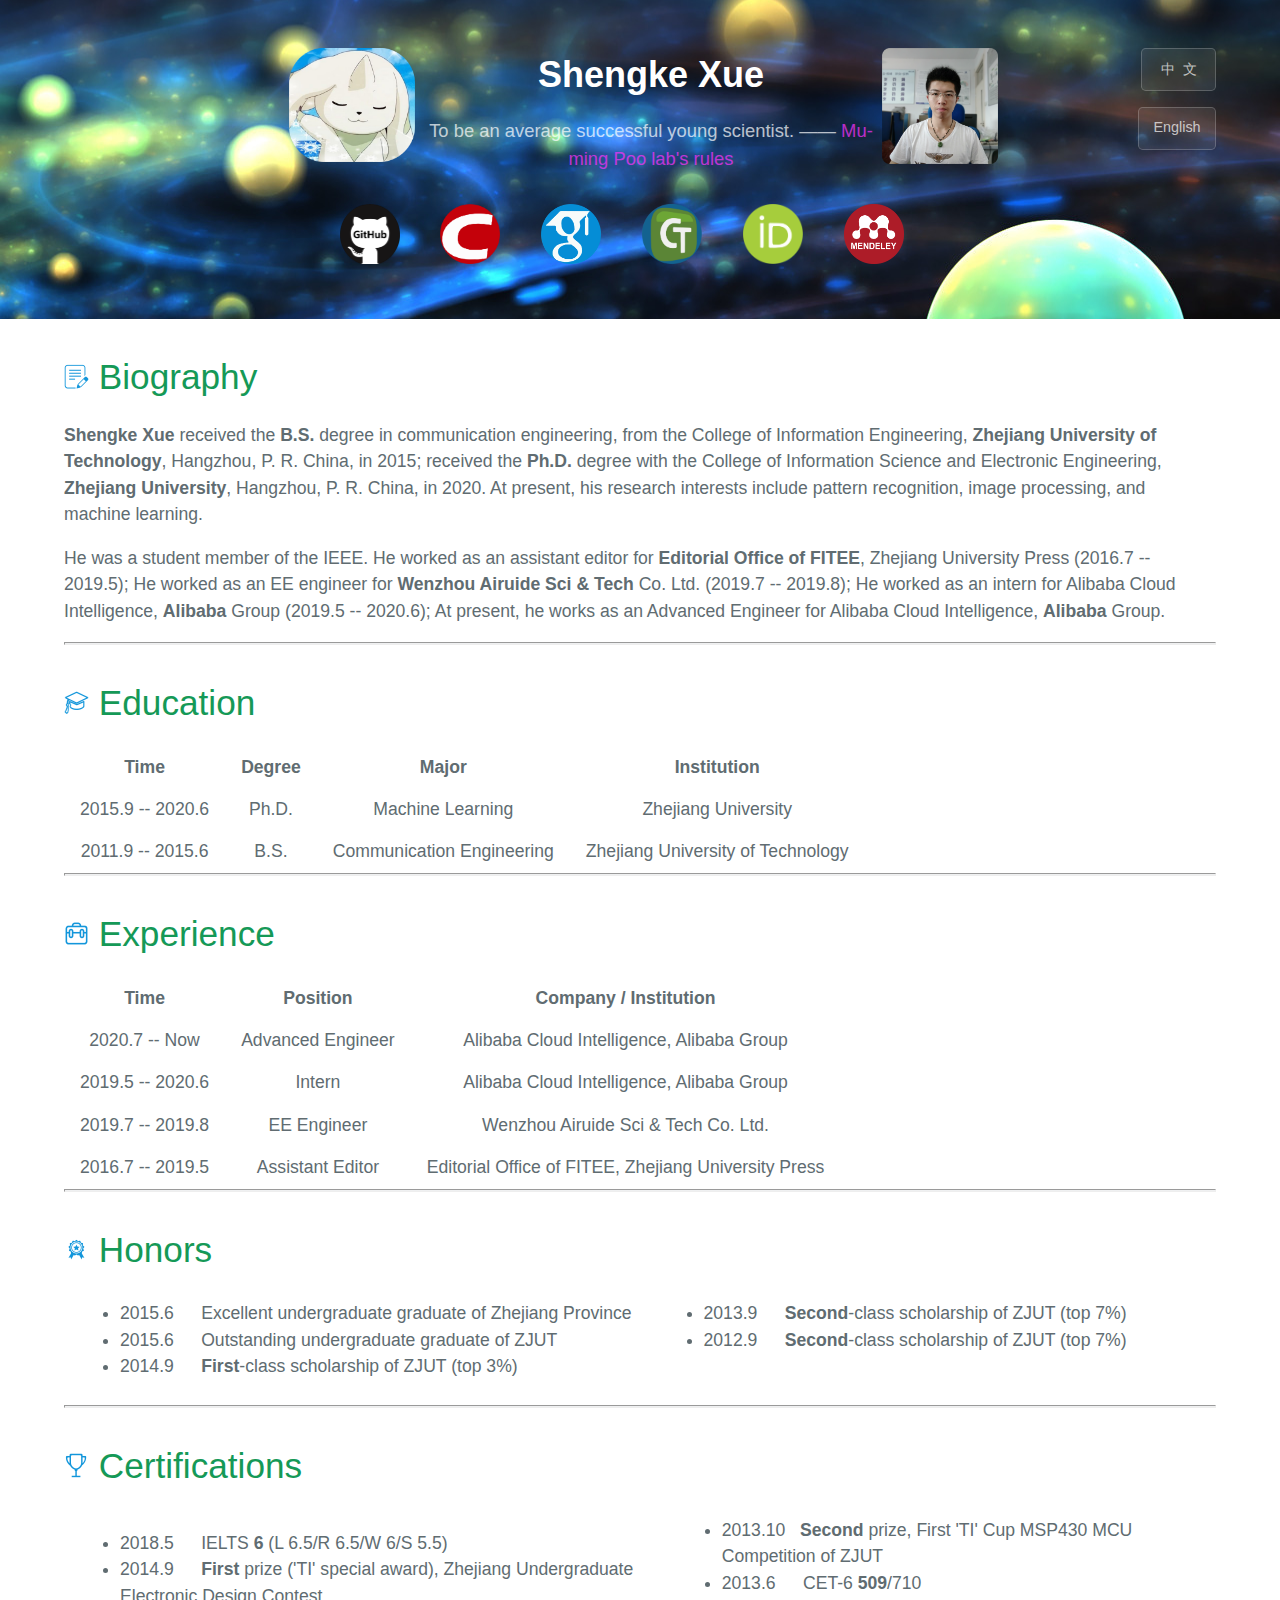
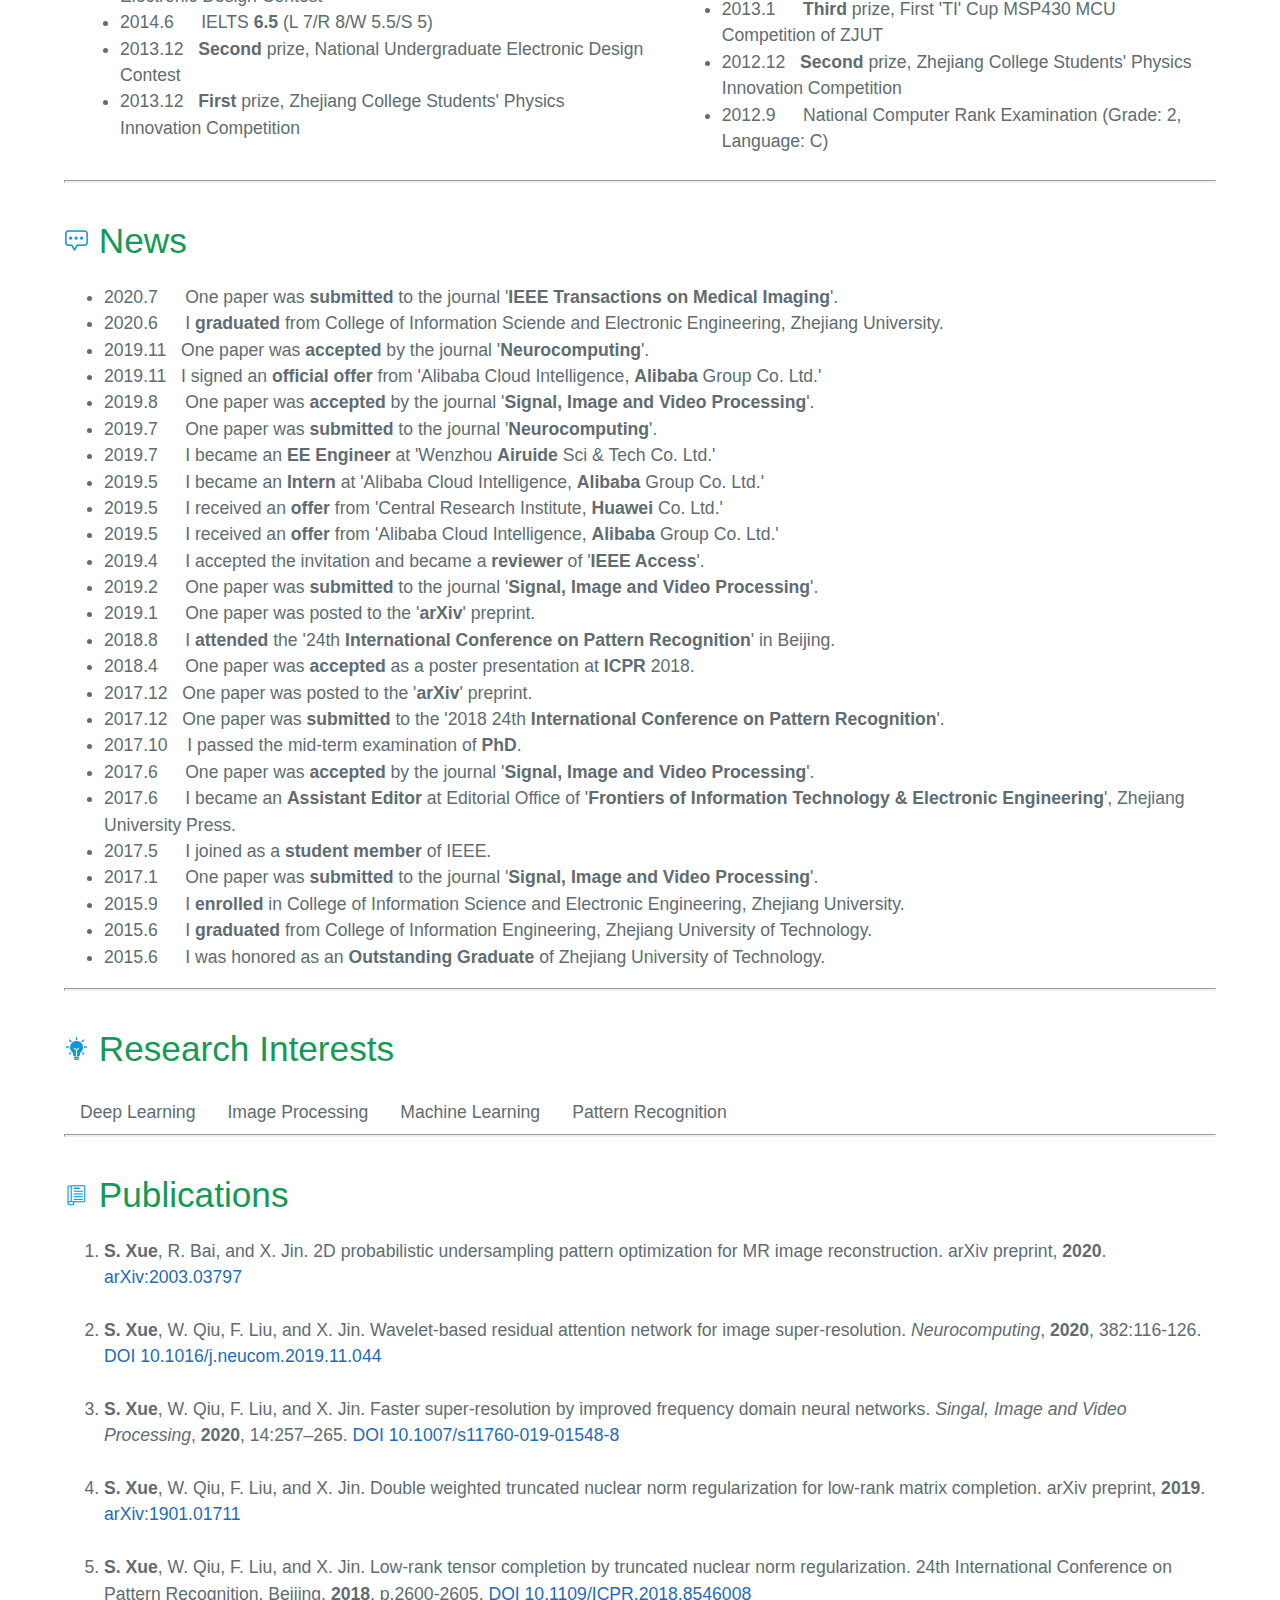
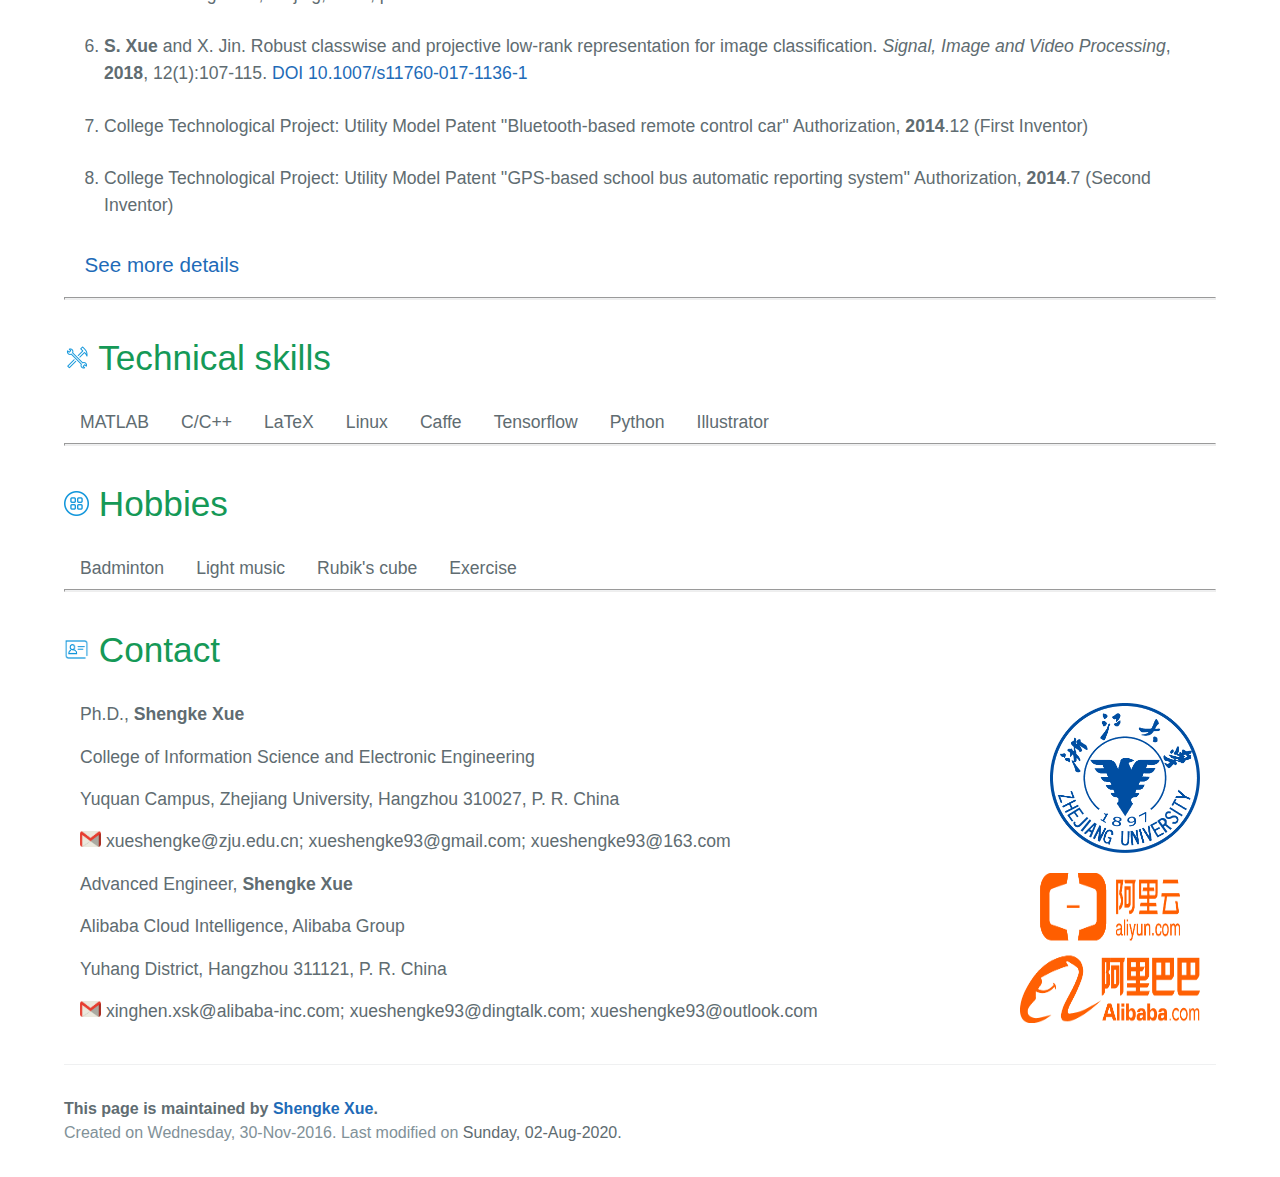
<file: index.html>
<!DOCTYPE html>

<html lang="en-us">
<head>
<meta http-equiv="Content-Type" content="text/html; charset=UTF-8">
    <link rel="shortcut icon" href="./images/favicon.ico" />
    <title>Shengke Xue</title>
    <meta name="viewport" content="width=device-width, initial-scale=1">
    <meta name="theme-color" content="#157878">
    <link rel="stylesheet" href="./index_files/normalize.css">
    <link href="./index_files/css" rel="stylesheet" type="text/css">
    <link rel="stylesheet" href="./index_files/cayman-en.css">
  <style id="__web-inspector-hide-shortcut-style__" type="text/css">
.__web-inspector-hide-shortcut__, .__web-inspector-hide-shortcut__ *, .__web-inspector-hidebefore-shortcut__::before, .__web-inspector-hideafter-shortcut__::after
{
    visibility: hidden !important;
}
</style>
	<script type="text/x-mathjax-config">
		MathJax.Hub.Config({
		tex2jax: {
			skipTags: ['script', 'noscript', 'style', 'textarea', 'pre']
		}
		});
		MathJax.Hub.Queue(function() {
			var all = MathJax.Hub.getAllJax(), i;
			for(i = 0; i < all.length; i += 1) {
				all[i].SourceElement().parentNode.className += ' has-jax';
			}
		});
		MathJax.Hub.Config({
			TeX: { equationNumbers: { autoNumber: "AMS" } }
		});
	</script>      
	<script type="text/javascript" src="http://cdn.mathjax.org/mathjax/latest/MathJax.js?config=TeX-AMS-MML_HTMLorMML"> </script>
</head>

<body>
<section class="page-header">

    <table width="100%" border="0">
    <tr>
        <td>
    		<a style="visibility:hidden" href="./index_CN.html" class="btn" title="turn to the Chinese page">&nbsp;中&nbsp;&nbsp;文&nbsp;</a>
    		<a style="visibility:hidden" href="./index.html" class="btn" title="turn to the English page">English</a>
    		<a style="visibility:hidden" class="btn" title="">Invisible</a>
    	</td>  
    	<td align="right" valign="top">
        	<img src="images/head_rect.png" title="Shengke Xue" alt="" width="200" style="max-width:100%;" data-canonical-src="https://placekitten.com/g/300/200/">
    	</td>
        <td align="center">
            <h1 class="project-name">
                Shengke Xue
            </h1>
            <h2 class="project-tagline">
            To be an average successful young scientist. —— <a href="./labrule.html"><font  color="#FF33FF">Mu-ming Poo lab's rules</font></a>
            </h2>
        </td>
        <td align="left" valign="top">
 	       <a href="https://sites.google.com/view/shengkexue" target="_blank"><img src="images/avator.png" title="Shengke Xue" alt="" width="170" style="max-width:100%;" data-canonical-src="https://placekitten.com/g/300/200/"></a>
        </td>
        <td align="right" valign="top">
            <a style="visibility:hidden" class="btn" title="">Invisible</a>
        	<a href="./index_CN.html" class="btn" title="turn to the Chinese page">&nbsp;中&nbsp;&nbsp;文&nbsp;</a>
        	<a href="./index.html" class="btn" title="turn to the English page">English</a>
        </td>
    </tr>
  </table>

    <a href="https://github.com/xueshengke" target="_blank"><img src="images/github.png" title="GitHub" width="60" height="60"></a>
    &emsp;&emsp;
    <a href="http://blog.csdn.net/xueshengke" target="_blank"><img src="images/csdn.png" title="CSDN" width="60" height="60"></a>
    &emsp;&emsp;
    <a href="https://scholar.google.com/citations?user=n-Z8kN8AAAAJ&hl=zh-CN" target="_blank"><img src="images/scholar.png" title="Google Scholar" width="60" height="60"></a>
    &emsp;&emsp;
    <a href="https://ieee-collabratec.ieee.org/app/p/ShengkeXue" target="_blank"><img src="images/collabratec.png" title="IEEE Collabratec" width="60" height="60"></a>
    &emsp;&emsp;
    <a href="http://orcid.org/0000-0002-9219-488X" target="_blank"><img src="images/orcid.png" title="ORCID" width="60" height="60"></a>    
    &emsp;&emsp;
    <a href="https://www.mendeley.com/profiles/shengke-xue/" target="_blank"><img src="images/mendeley.png" title="Mendeley" width="60" height="60"></a>    
    &emsp;&emsp;
    <!--<img src="images/primalab_logo.png" title="PRIMA Lab" width="60" height="60"></a>-->   
</section>

<section class="main-content">

    <h1>
    <a id="Biography" class="anchor" aria-hidden="true"><span class="octicon octicon-link"></span></a>
    <img href src="images/icons/记录.png" width="25" height="25" align="baseline">
    Biography
    </h1>

<!--    <table width=100% border="0" align="center">
    <tr>
	<td> </td>
    <td width="99%">-->
    <p><strong>Shengke Xue</strong> received the <strong>B.S.</strong> degree in communication engineering, from the College of Information Engineering, <strong>Zhejiang University of Technology</strong>, Hangzhou, P. R. China, in 2015; received the <strong>Ph.D.</strong> degree with the College of Information Science and Electronic Engineering, <strong>Zhejiang University</strong>, Hangzhou, P. R. China, in 2020. At present, his research interests include pattern recognition, image processing, and machine learning.</p>
    <p>He was a student member of the IEEE. He worked as an assistant editor for <strong>Editorial Office of FITEE</strong>, Zhejiang University Press (2016.7 -- 2019.5); He worked as an EE engineer for <strong>Wenzhou Airuide Sci & Tech</strong> Co. Ltd. (2019.7 -- 2019.8); He worked as an intern for Alibaba Cloud Intelligence, <strong>Alibaba</strong> Group (2019.5 -- 2020.6); At present, he works as an Advanced Engineer for Alibaba Cloud Intelligence, <strong>Alibaba</strong> Group.</p>
<!--    </td>
    <td> </td>
    </tr>
    </table>-->
<hr>

    <h1>
    <a id="Education" class="anchor" aria-hidden="true"><span class="octicon octicon-link"></span></a>
    <img href src="images/icons/教育.png" width="25" height="25" align="baseline">
    Education
    </h1>
    
    <table width="100%" border="0" align="left">  
    <tbody align="center">
    	<th>Time</th>
        <th>Degree</th>
        <th>Major</th>
        <th>Institution</th>
        
        <tr>
       		<td>2015.9 -- 2020.6</td>
	        <td>Ph.D.</td>
	        <td>Machine Learning</td>
            <td>Zhejiang University</td>
        </tr>     
        <tr>
        	<td>2011.9 -- 2015.6</td>
        	<td>B.S.</td>
        	<td>Communication Engineering</td>
        	<td>Zhejiang University of Technology</td>
        </tr>
    </tbody>
    </table>
    
<hr>

    <h1>
    <a id="Experience" class="anchor" aria-hidden="true"><span class="octicon octicon-link"></span></a>
    <img href src="images/icons/工作经历.png" width="25" height="25" align="baseline">
    Experience
    </h1>
    
    <table width="100%" border="0" align="left">  
    <tbody align="center">
    	<th>Time</th>
        <th>Position</th>
        <th>Company / Institution</th>
        
        <tr>
       		<td>2020.7 -- Now</td>
	        <td>Advanced Engineer</td>
            <td>Alibaba Cloud Intelligence, Alibaba Group</td>
        </tr>
        <tr>
       		<td>2019.5 -- 2020.6</td>
	        <td>Intern</td>
            <td>Alibaba Cloud Intelligence, Alibaba Group</td>
        </tr>     
        <tr>
        	<td>2019.7 -- 2019.8</td>
        	<td>EE Engineer</td>
        	<td>Wenzhou Airuide Sci & Tech Co. Ltd.</td>
        </tr>
        <tr>
        	<td>2016.7 -- 2019.5</td>
        	<td>Assistant Editor</td>
        	<td>Editorial Office of FITEE, Zhejiang University Press</td>
        </tr>
    </tbody>
    </table>
    
<hr>

<h1>
    <a id="Honors" class="anchor" aria-hidden="true"><span class="octicon octicon-link"></span></a>
    <img href src="images/icons/所获荣誉.png" width="25" height="25" align="baseline">
	Honors
    </h1>
    
	<table width="100%" border="0" align="left">
      <tr>
        <td>
            <ul>
            <li>2015.6 &emsp; Excellent undergraduate graduate of Zhejiang Province</li>    
            <li>2015.6 &emsp; Outstanding undergraduate graduate of ZJUT</li>
            <li>2014.9 &emsp; <strong>First</strong>-class scholarship of ZJUT (top 3%)</li>
            </ul>
        </td>
     <!--   <td>&nbsp;&nbsp;&emsp;&emsp;  </td>-->
        <td>
            <ul>
            <li>2013.9 &emsp; <strong>Second</strong>-class scholarship of ZJUT (top 7%)</li>    
            <li>2012.9 &emsp; <strong>Second</strong>-class scholarship of ZJUT (top 7%)</li>
            &nbsp;
            </ul>
        </td>
      </tr>
    </table>
<hr>

	<h1>
    <a id="Certifications" class="anchor" aria-hidden="true"><span class="octicon octicon-link"></span></a>
    <img href src="images/icons/奖杯.png" width="25" height="25" align="baseline">
	Certifications
    </h1>
    
	<table width="100%" border="0" align="left">
      <tr>
        <td>
            <ul>
            <li>2018.5 &emsp; IELTS <strong>6</strong> (L 6.5/R 6.5/W 6/S 5.5)</li>    
            <li>2014.9 &emsp; <strong>First</strong> prize ('TI' special award), Zhejiang Undergraduate Electronic Design Contest</li>
            <li>2014.6 &emsp; IELTS <strong>6.5</strong> (L 7/R 8/W 5.5/S 5)</li>
            <li>2013.12 &nbsp; <strong>Second</strong> prize, National Undergraduate Electronic Design Contest</li>
            <li>2013.12 &nbsp; <strong>First</strong> prize, Zhejiang College Students' Physics Innovation Competition</li>
            </ul>
        </td>
        <td>
            <ul>
            <li>2013.10 &nbsp; <strong>Second</strong> prize, First 'TI' Cup MSP430 MCU Competition of ZJUT</li>
            <li>2013.6 &emsp; CET-6 <strong>509</strong>/710</li>    
            <li>2013.1 &emsp; <strong>Third</strong> prize, First 'TI' Cup MSP430 MCU Competition of ZJUT</li>
            <li>2012.12 &nbsp; <strong>Second</strong> prize, Zhejiang College Students' Physics Innovation Competition</li>
            <li>2012.9 &emsp; National Computer Rank Examination (Grade: 2, Language: C)</li>
            </ul>
        </td>
      </tr>
    </table>
<hr>

    <h1>
    <a id="News" class="anchor" aria-hidden="true"><span class="octicon octicon-link"></span></a>
    <img href src="images/icons/消息.png" width="25" height="25" align="baseline">
    News
    </h1>  
    <ul>
    <li>2020.7 &emsp; One paper was <strong>submitted</strong> to the journal '<strong>IEEE Transactions on Medical Imaging</strong>'.</li>
    <li>2020.6 &emsp; I <strong>graduated</strong> from College of Information Sciende and Electronic Engineering, Zhejiang University.</li>
    <li>2019.11 &nbsp; One paper was <strong>accepted</strong> by the journal '<strong>Neurocomputing</strong>'.</li>
    <li>2019.11 &nbsp; I signed an <strong>official offer</strong> from 'Alibaba Cloud Intelligence, <strong>Alibaba</strong> Group Co. Ltd.'</li>
    <li>2019.8 &emsp; One paper was <strong>accepted</strong> by the journal '<strong>Signal, Image and Video Processing</strong>'.</li>
    <li>2019.7 &emsp; One paper was <strong>submitted</strong> to the journal '<strong>Neurocomputing</strong>'.</li>

    <li>2019.7 &emsp; I became an <strong>EE Engineer</strong> at 'Wenzhou <strong>Airuide</strong> Sci & Tech Co. Ltd.'</li>
    <li>2019.5 &emsp; I became an <strong>Intern</strong> at 'Alibaba Cloud Intelligence, <strong>Alibaba</strong> Group Co. Ltd.'</li>
    <li>2019.5 &emsp;  I received an <strong>offer</strong> from 'Central Research Institute, <strong>Huawei</strong> Co. Ltd.'</li>
    <li>2019.5 &emsp; I received an <strong>offer</strong> from 'Alibaba Cloud Intelligence, <strong>Alibaba</strong> Group Co. Ltd.'</li>

    
    <li>2019.4 &emsp; I accepted the invitation and became a <strong>reviewer</strong> of '<strong>IEEE Access</strong>'.</li>
    <li>2019.2 &emsp; One paper was <strong>submitted</strong> to the journal '<strong>Signal, Image and Video Processing</strong>'.</li>
    <li>2019.1 &emsp; One paper was posted to the '<strong>arXiv</strong>' preprint.</li>
    <li>2018.8 &emsp; I <strong>attended</strong> the '24th <strong>International Conference on Pattern Recognition</strong>' in Beijing.</li>
    <li>2018.4 &emsp; One paper was <strong>accepted</strong> as a poster presentation at <strong>ICPR</strong> 2018.</li>
    <li>2017.12 &nbsp; One paper was posted to the '<strong>arXiv</strong>' preprint.</li>
    <li>2017.12 &nbsp; One paper was <strong>submitted</strong> to the '2018 24th <strong>International Conference on Pattern Recognition</strong>'.</li>
    <li>2017.10 &nbsp;&nbsp; I passed the mid-term examination of <strong>PhD</strong>.</li>
    <li>2017.6 &emsp; One paper was <strong>accepted</strong> by the journal '<strong>Signal, Image and Video Processing</strong>'.</li>
    <li>2017.6 &emsp; I became an <strong>Assistant Editor</strong> at Editorial Office of '<strong>Frontiers of Information Technology & Electronic Engineering</strong>', Zhejiang University Press.</li>
    
    <li>2017.5 &emsp; I joined as a <strong>student member</strong> of IEEE.</li>
    <li>2017.1 &emsp; One paper was <strong>submitted</strong> to the journal '<strong>Signal, Image and Video Processing</strong>'.</li>
    <li>2015.9 &emsp; I <strong>enrolled</strong> in College of Information Science and Electronic Engineering, Zhejiang University.</li>
    <li>2015.6 &emsp; I <strong>graduated</strong> from College of Information Engineering, Zhejiang University of Technology.</li>
	<li>2015.6 &emsp; I was honored as an <strong>Outstanding Graduate</strong> of Zhejiang University of Technology.</li>
    </ul>        
<hr>

    <h1>
    <a id="Research Interests" class="anchor" aria-hidden="true"><span class="octicon octicon-link"></span></a>
    <img href src="images/icons/灵感.png" width="25" height="25" align="baseline">
    Research Interests
  </h1>
  
      <table width="100%" border="0" align="left">
      <tr>
        <td>    
            Deep Learning    
        </td>
        <td>    
            Image Processing
        </td>
        <td>    
            Machine Learning
        </td>
        <td>    
            Pattern Recognition
        </td>
      </tr>
    </table>
<hr>
    
    <h1>
    <a id="Publications" class="anchor" aria-hidden="true"><span class="octicon octicon-link"></span></a>
    <img href src="images/icons/发表论文.png" width="25" height="25" align="baseline">
    Publications
    </h1>
	<!--<pre><code>To be continued ...</code></pre>-->
    <ol>
    <li><strong>S. Xue</strong>, R. Bai, and X. Jin. 2D probabilistic undersampling pattern optimization for MR image reconstruction. arXiv preprint, <strong>2020</strong>. <a href="https://arxiv.org/abs/2003.03797" target="_blank">arXiv:2003.03797</a></li>
    <br>
    <li><strong>S. Xue</strong>, W. Qiu, F. Liu, and X. Jin. Wavelet-based residual attention network for image super-resolution. <em>Neurocomputing</em>, <strong>2020</strong>, 382:116-126. <a href="https://doi.org/10.1016/j.neucom.2019.11.044" target="_blank">DOI 10.1016/j.neucom.2019.11.044</a></li>
    <br>
    <li><strong>S. Xue</strong>, W. Qiu, F. Liu, and X. Jin. Faster super-resolution by improved frequency domain neural networks. <em>Singal, Image and Video Processing</em>, <strong>2020</strong>, 14:257–265. <a href="https://doi.org/10.1007/s11760-019-01548-8" target="_blank">DOI 10.1007/s11760-019-01548-8</a></li>
    <br>
    <li><strong>S. Xue</strong>, W. Qiu, F. Liu, and X. Jin. Double weighted truncated nuclear norm regularization for low-rank matrix completion. arXiv preprint, <strong>2019</strong>. <a href="https://arxiv.org/abs/1901.01711" target="_blank">arXiv:1901.01711</a></li>
    <br>
	<li><strong>S. Xue</strong>, W. Qiu, F. Liu, and X. Jin. Low-rank tensor completion by truncated nuclear norm regularization. 24th International Conference on Pattern Recognition, Beijing, <strong>2018</strong>, p.2600-2605. <a href="https://ieeexplore.ieee.org/abstract/document/8546008" target="_blank">DOI 10.1109/ICPR.2018.8546008</a></li>
    <br>
    <li><strong>S. Xue</strong> and X. Jin. Robust classwise and projective low-rank representation for image classification. <em>Signal, Image and Video Processing</em>, <strong>2018</strong>, 12(1):107-115. <a href="https://doi.org/10.1007/s11760-017-1136-1" target="_blank">DOI 10.1007/s11760-017-1136-1</a></li>
	<br>
    <li>College Technological Project: Utility Model Patent ''Bluetooth-based remote control car'' Authorization,  <strong>2014</strong>.12 (First Inventor)</li>
    <br>
    <li>College Technological Project: Utility Model Patent ''GPS-based school bus automatic reporting system'' Authorization, <strong>2014</strong>.7 (Second Inventor)</li>
    </ol>
    
    <h3>
    <a id="details" class="anchor" aria-hidden="true"><span class="octicon octicon-link"></span></a>
    &emsp;<a href="./researches.html">See more details</a>
    </h3>
<hr>

<h1>
    <a id="Technical skills" class="anchor" aria-hidden="true"><span class="octicon octicon-link"></span></a>
    <img href src="images/icons/技术.png" width="25" height="25" align="baseline">
    Technical skills
  </h1>
  
	<table width="100%" border="0" align="left">
      <tr>
        <td>MATLAB</td>
        <td>C/C++</td>
        <td>LaTeX</td>
        <td>Linux</td>
        <td>Caffe</td>
        <td>Tensorflow</td>
        <td>Python</td>
        <td>Illustrator</td>
      </tr>
    </table>
<hr>

<h1>
    <a id="Hobbies" class="anchor" aria-hidden="true"><span class="octicon octicon-link"></span></a>
    <img href src="images/icons/兴趣偏好.png" width="25" height="25" align="baseline">
    Hobbies
  </h1>
  
	<table width="100%" border="0" align="left">
      <tr>
        <td>Badminton</td>
        <td>Light music</td>
        <td>Rubik's cube</td>
        <td>Exercise</td>
        <a style="visibility:hidden"> <td> </td> </a>
        <a style="visibility:hidden"> <td> </td> </a>
      </tr>
    </table>
<hr>

    <h1>
    <a id="Contact" class="anchor" aria-hidden="true"><span class="octicon octicon-link"></span></a>
    <img href src="images/icons/名片.png" width="25" height="25" align="baseline">
    Contact
    </h1>

	<table width="100%" border="0">
    <tr>
    	<td width="78%">Ph.D., <strong>Shengke Xue</strong></td>
    	<td width="260" rowspan="4"> <img href src="images/zju_logo.png" title="Zhejiang University" width="150" height="150" align="right"></a></td>
    </tr>
    <tr> 
    	<td>College of Information Science and Electronic Engineering</td>
    </tr>
    <tr>
    	<td>Yuquan Campus, Zhejiang University, Hangzhou 310027, P. R. China</td>
    </tr>
    <tr>
    	<td><img href src="images/gmail_icon.png" title="E-mail:" width="21" height="16" align="baseline">
		xueshengke@zju.edu.cn; xueshengke93@gmail.com; xueshengke93@163.com</td>
    </tr> 
	</table>

	<table width="100%" border="0">
    <tr>
    	<td width="78%">Advanced Engineer, <strong>Shengke Xue</strong></td>
    	<td width="260" rowspan="4"> <img href src="images/alibaba-yun.png" title="Alibaba Group" width="180" height="150" align="right"></a></td>
    </tr>
    <tr> 
    	<td>Alibaba Cloud Intelligence, Alibaba Group</td>
    </tr>
    <tr>
    	<td>Yuhang District, Hangzhou 311121, P. R. China</td>
    </tr>
    <tr>
    	<td><img href src="images/gmail_icon.png" title="E-mail:" width="21" height="16" align="baseline">
		xinghen.xsk@alibaba-inc.com; xueshengke93@dingtalk.com; xueshengke93@outlook.com</td>
    </tr> 
	</table>

<footer class="site-footer">

    <span class="site-footer-owner">This page is maintained by <a href="#">Shengke Xue</a>.</span>
	<span class="site-footer-credits">Created on Wednesday, 30-Nov-2016. Last modified on </span>
	<!-- #BeginDate format:wfcEn2 -->Sunday, 02-Aug-2020<!-- #EndDate -->.
    </footer>
    
</section>

</body>
</html>
</file>
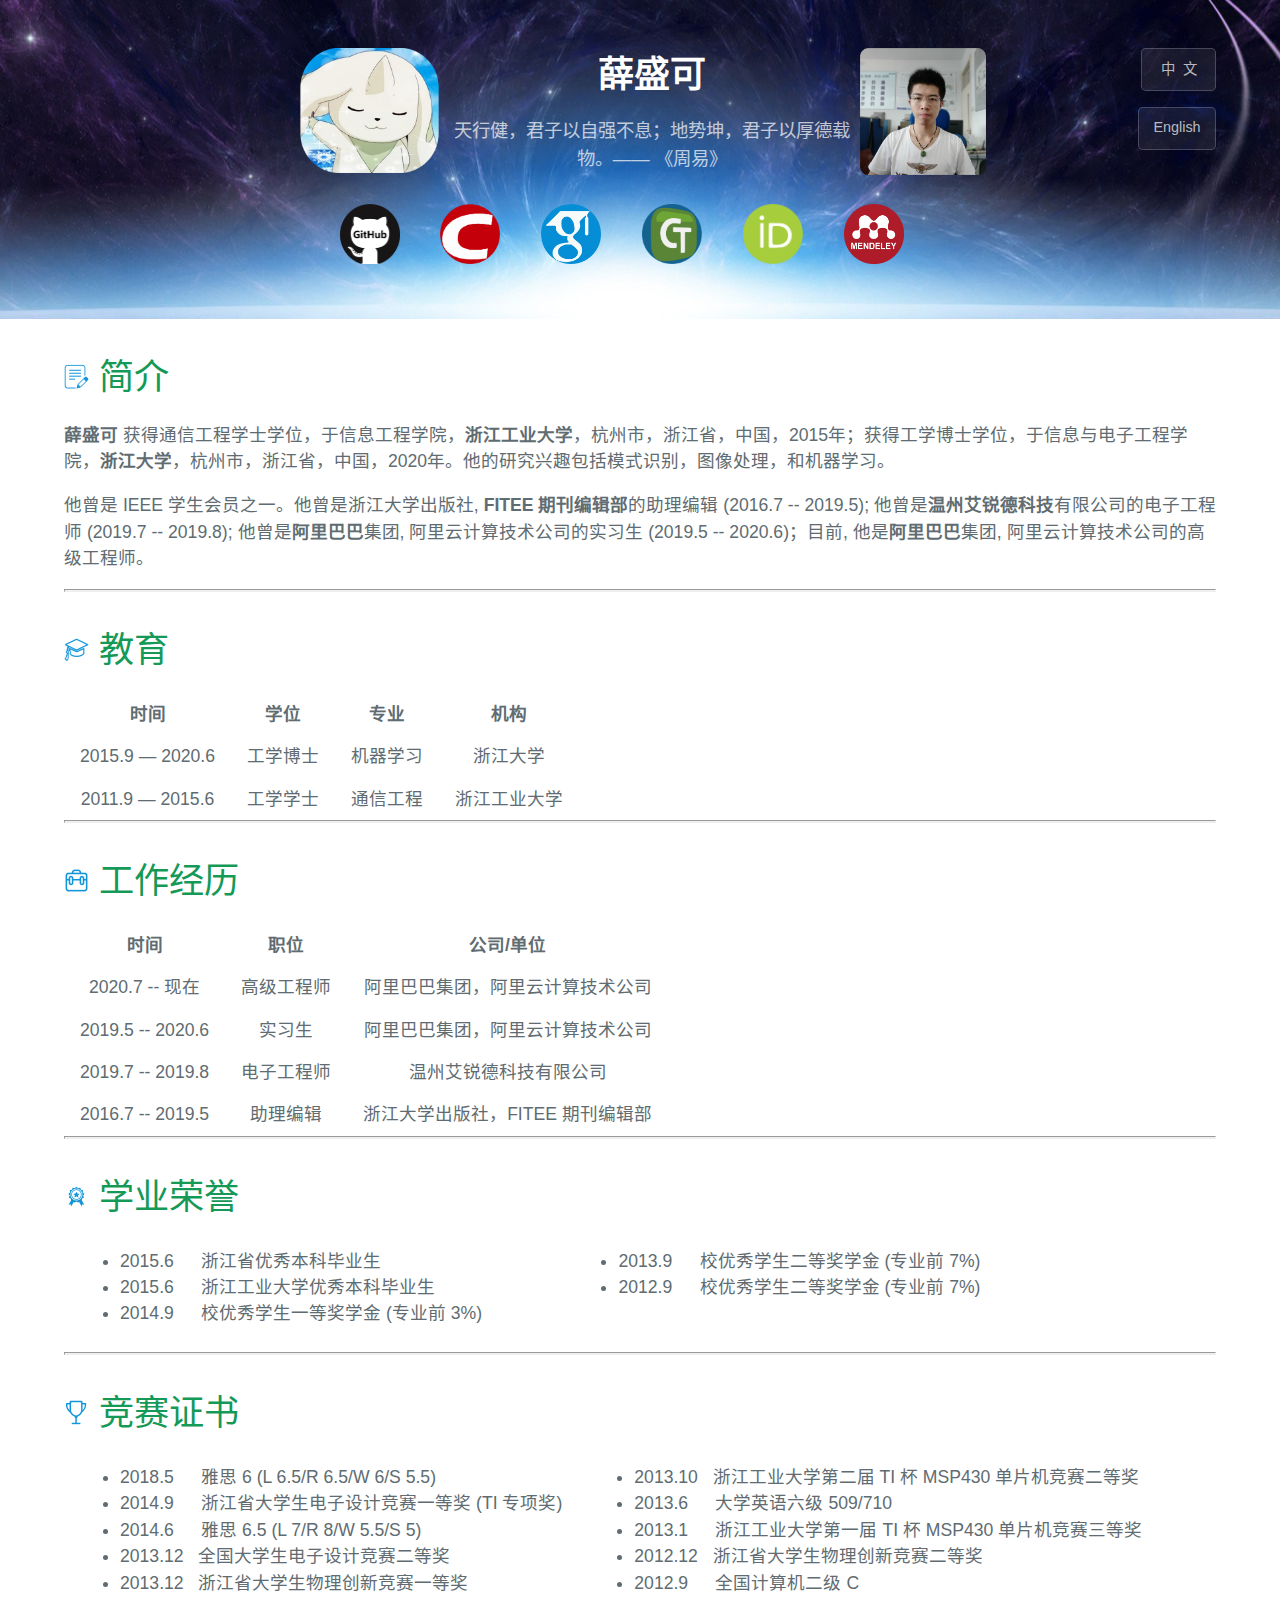
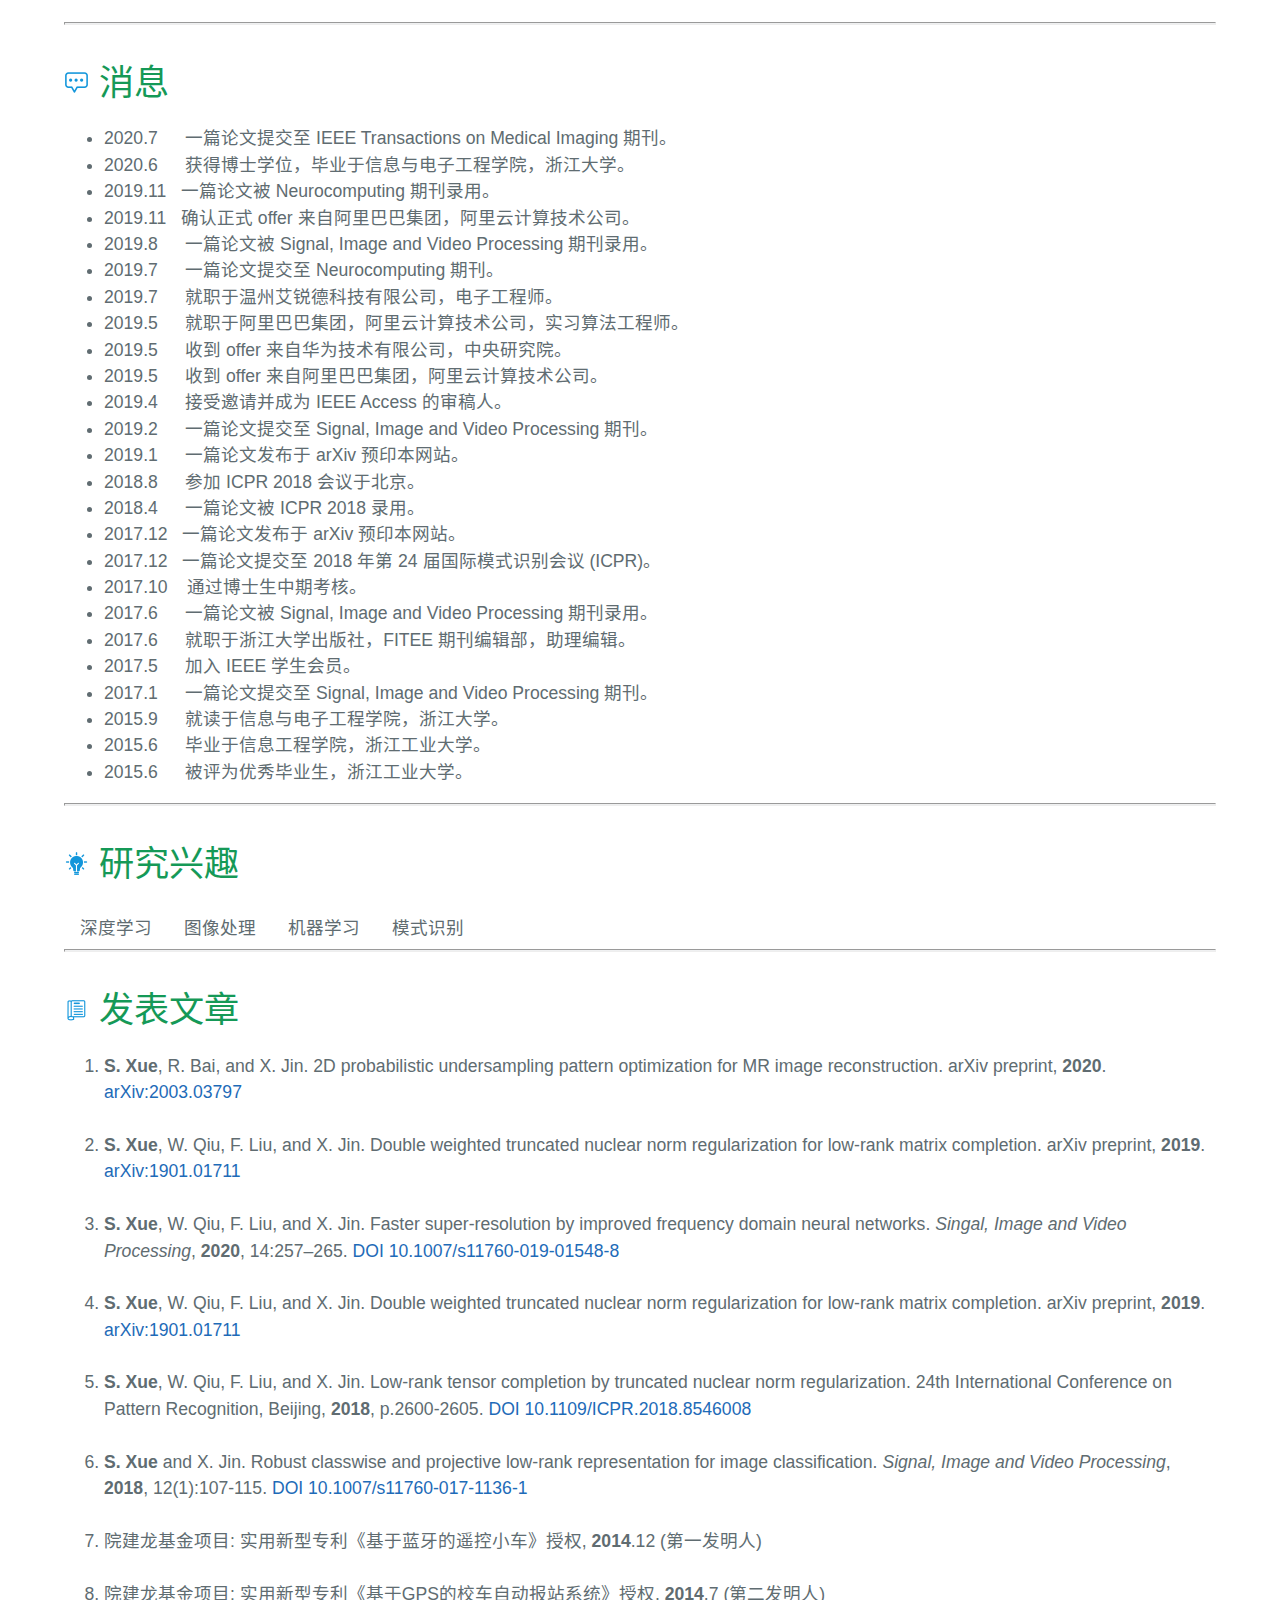
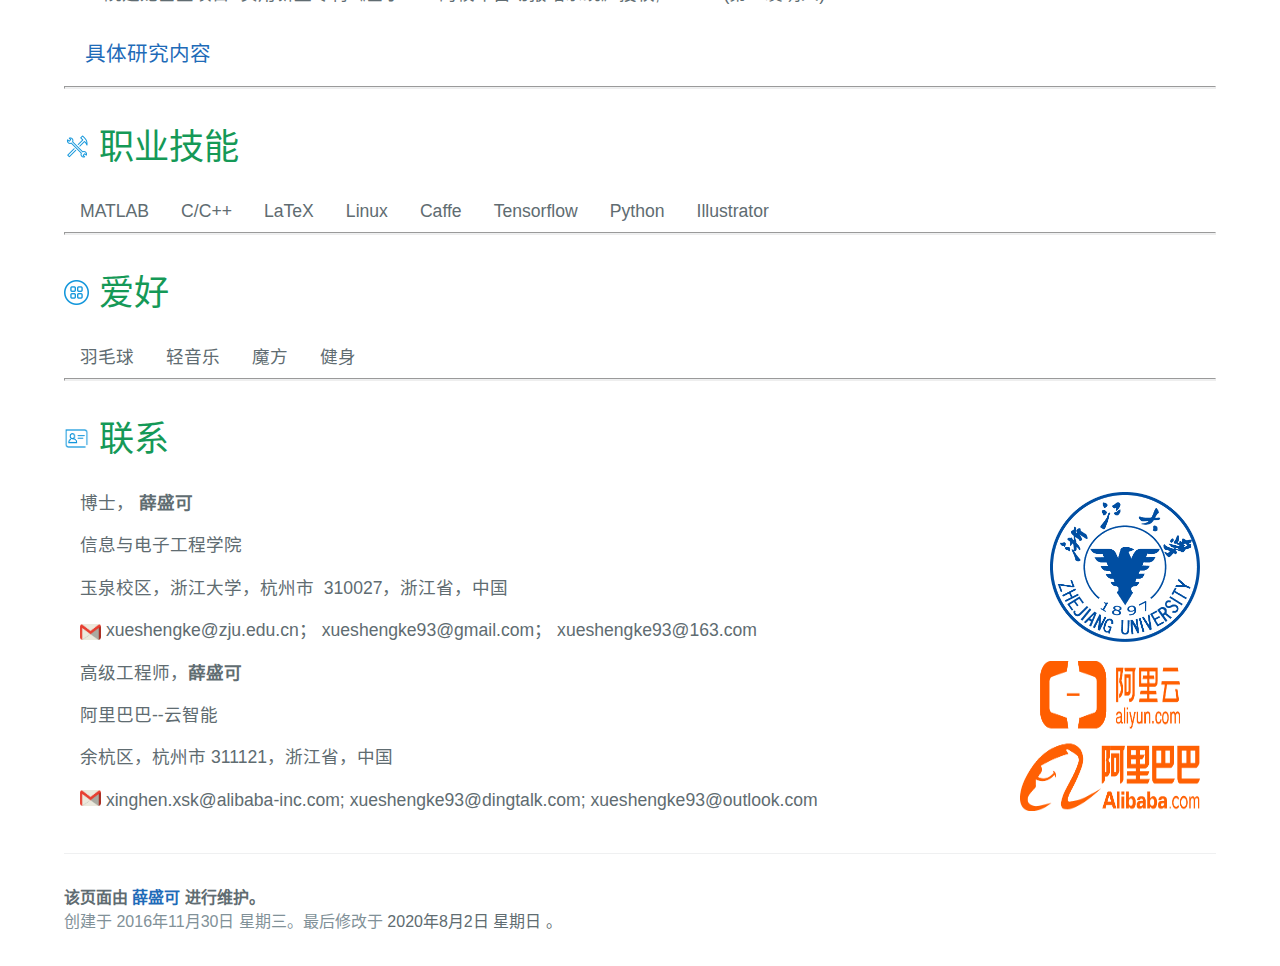
<file: index_CN.html>
<!DOCTYPE html>

<html lang="zh-CN">
<head>
<meta http-equiv="Content-Type" content="text/html; charset=UTF-8">
    <link rel="shortcut icon" href="./images/favicon.ico" />
    <title>薛盛可</title>
    <meta name="viewport" content="width=device-width, initial-scale=1">
    <meta name="theme-color" content="#157878">
    <link rel="stylesheet" href="./index_files/normalize.css">
    <link href="./index_files/css" rel="stylesheet" type="text/css">
    <link rel="stylesheet" href="./index_files/cayman-cn.css">
  <style id="__web-inspector-hide-shortcut-style__" type="text/css">
.__web-inspector-hide-shortcut__, .__web-inspector-hide-shortcut__ *, .__web-inspector-hidebefore-shortcut__::before, .__web-inspector-hideafter-shortcut__::after
{
    visibility: hidden !important;
}
</style>
	<script type="text/x-mathjax-config">
		MathJax.Hub.Config({
		tex2jax: {
			skipTags: ['script', 'noscript', 'style', 'textarea', 'pre']
		}
		});
		MathJax.Hub.Queue(function() {
			var all = MathJax.Hub.getAllJax(), i;
			for(i = 0; i < all.length; i += 1) {
				all[i].SourceElement().parentNode.className += ' has-jax';
			}
		});
		MathJax.Hub.Config({
			TeX: { equationNumbers: { autoNumber: "AMS" } }
		});
	</script>      
	<script type="text/javascript" src="http://cdn.mathjax.org/mathjax/latest/MathJax.js?config=TeX-AMS-MML_HTMLorMML"> </script>
</head>

<body>
<section class="page-header">

    <table width="100%" border="0">
    <tr>
        <td>
    	<a style="visibility:hidden" href="./index_CN.html" class="btn" title="turn to the Chinese page">&nbsp;中&nbsp;&nbsp;文&nbsp;</a>
    	<a style="visibility:hidden" href="./index.html" class="btn" title="turn to the English page">English</a>
    		<a style="visibility:hidden" class="btn" title="">Invisible</a>
    	</td>  
    	<td align="right" valign="top">
            <img src="images/head_rect.png" title="薛盛可" alt="" width="200" style="max-width:100%;" data-canonical-src="https://placekitten.com/g/300/200/">
    	</td>
        <td align="center">
            <h1 class="project-name">
            薛盛可
            </h1>
            <h2 class="project-tagline">
            天行健，君子以自强不息；地势坤，君子以厚德载物。—— 《周易》
            </h2>
        </td>
        <td align="left" valign="top">
 	       <a href="https://sites.google.com/view/shengkexue" target="_blank"><img src="images/avator.png" title="薛盛可" alt="" width="170" style="max-width:100%;" data-canonical-src="https://placekitten.com/g/300/200/"></a>
        </td>
        <td align="right" valign="top">
            <a style="visibility:hidden" class="btn" title="">Invisible</a>
        <a href="./index_CN.html" class="btn" title="切换至中文页面">&nbsp;中&nbsp;&nbsp;文&nbsp;</a>
        <a href="./index.html" class="btn" title="切换至英文页面">English</a>
        </td>
    </tr>
  </table>

  <a href="https://github.com/xueshengke" target="_blank"><img src="images/github.png" title="GitHub" width="60" height="60"></a>
    &emsp;&emsp;
  <a href="http://blog.csdn.net/xueshengke" target="_blank"><img src="images/csdn.png" title="博客" width="60" height="60"></a>
    &emsp;&emsp;
  <a href="https://scholar.google.com/citations?user=n-Z8kN8AAAAJ&hl=zh-CN" target="_blank"><img src="images/scholar.png" title="谷歌学术" width="60" height="60"></a>
    &emsp;&emsp;
  <a href="https://ieee-collabratec.ieee.org/app/p/ShengkeXue" target="_blank"><img src="images/collabratec.png" title="IEEE Collabratec" width="60" height="60"></a>
    &emsp;&emsp;
    <a href="http://orcid.org/0000-0002-9219-488X" target="_blank"><img src="images/orcid.png" title="ORCID" width="60" height="60"></a>     
    &emsp;&emsp;
    <a href="https://www.mendeley.com/profiles/shengke-xue/" target="_blank"><img src="images/mendeley.png" title="Mendeley" width="60" height="60"></a>    
    &emsp;&emsp;
    <!--<img src="images/primalab_logo.png" title="PRIMA Lab" width="60" height="60"></a>-->   
</section>

<section class="main-content">

    <h1>
    <a id="Biography" class="anchor" aria-hidden="true"><span class="octicon octicon-link"></span></a>
    <img href src="images/icons/记录.png" width="25" height="25" align="baseline">
    简介
    </h1>
    <p><strong>薛盛可</strong> 获得通信工程学士学位，于信息工程学院，<strong>浙江工业大学</strong>，杭州市，浙江省，中国，2015年；获得工学博士学位，于信息与电子工程学院，<strong>浙江大学</strong>，杭州市，浙江省，中国，2020年。他的研究兴趣包括模式识别，图像处理，和机器学习。</p>
    <p>他曾是 IEEE 学生会员之一。他曾是浙江大学出版社, <strong>FITEE 期刊编辑部</strong>的助理编辑 (2016.7 -- 2019.5); 他曾是<strong>温州艾锐德科技</strong>有限公司的电子工程师 (2019.7 -- 2019.8); 他曾是<strong>阿里巴巴</strong>集团, 阿里云计算技术公司的实习生 (2019.5 -- 2020.6)；目前, 他是<strong>阿里巴巴</strong>集团, 阿里云计算技术公司的高级工程师。</p>

<hr>
    <h1>
    <a id="Education" class="anchor" aria-hidden="true"><span class="octicon octicon-link"></span></a>
    <img href src="images/icons/教育.png" width="25" height="25" align="baseline">
    教育
    </h1>
    
  <table width="100%" border="0" align="left">  
    <tbody align="center">
  <th>时间</th>
        <th>学位</th>
        <th>专业</th>
        <th>机构</th>
        
        <tr>
       		<td>2015.9 — 2020.6</td>
	        <td>工学博士</td>
	        <td>机器学习</td>
            <td>浙江大学</td>
        </tr>     
        <tr>
        	<td>2011.9 — 2015.6</td>
        	<td>工学学士</td>
        	<td>通信工程</td>
        	<td>浙江工业大学</td>
        </tr>
    </tbody>
    </table>

<hr>
    <h1>
    <a id="Experience" class="anchor" aria-hidden="true"><span class="octicon octicon-link"></span></a>
    <img href src="images/icons/工作经历.png" width="25" height="25" align="baseline">
    工作经历
    </h1>
    
    <table width="100%" border="0" align="left">  
    <tbody align="center">
    	<th>时间</th>
        <th>职位</th>
        <th>公司/单位</th>
        
        <tr>
       		<td>2020.7 -- 现在</td>
	        <td>高级工程师</td>
            <td>阿里巴巴集团，阿里云计算技术公司</td>
        </tr>     
        <tr>
       		<td>2019.5 -- 2020.6</td>
	        <td>实习生</td>
            <td>阿里巴巴集团，阿里云计算技术公司</td>
        </tr>     
        <tr>
        	<td>2019.7 -- 2019.8</td>
        	<td>电子工程师</td>
        	<td>温州艾锐德科技有限公司</td>
        </tr>
        <tr>
        	<td>2016.7 -- 2019.5</td>
        	<td>助理编辑</td>
        	<td>浙江大学出版社，FITEE 期刊编辑部</td>
        </tr>
    </tbody>
    </table>

<hr>

<h1>
    <a id="Honors" class="anchor" aria-hidden="true"><span class="octicon octicon-link"></span></a>
    <img href src="images/icons/所获荣誉.png" width="25" height="25" align="baseline">
    学业荣誉
    </h1>
    
	<table width="100%" border="0" align="left">
      <tr>
        <td>
            <ul>
            <li>2015.6 &emsp; 浙江省优秀本科毕业生</li>    
            <li>2015.6 &emsp; 浙江工业大学优秀本科毕业生</li>
            <li>2014.9 &emsp; 校优秀学生一等奖学金 (专业前 3%)</li>
            </ul>
        </td>
        <td>&nbsp;&nbsp;&nbsp;&emsp;  </td>
        <td>
            <ul>
            <li>2013.9 &emsp; 校优秀学生二等奖学金 (专业前 7%)</li>    
            <li>2012.9 &emsp; 校优秀学生二等奖学金 (专业前 7%)</li>
            &nbsp;
            </ul>
        </td>
      </tr>
    </table>
<hr>

	<h1>
    <a id="Certifications" class="anchor" aria-hidden="true"><span class="octicon octicon-link"></span></a>
    <img href src="images/icons/奖杯.png" width="25" height="25" align="baseline">
    竞赛证书
    </h1>
    
	<table width="100%" border="0" align="left">
      <tr>
        <td>
            <ul>
            <li>2018.5 &emsp; 雅思 6 (L 6.5/R 6.5/W 6/S 5.5)</li>    
            <li>2014.9 &emsp; 浙江省大学生电子设计竞赛一等奖 (TI 专项奖)</li>
            <li>2014.6 &emsp; 雅思 6.5 (L 7/R 8/W 5.5/S 5)</li>
            <li>2013.12 &nbsp; 全国大学生电子设计竞赛二等奖</li>
            <li>2013.12 &nbsp; 浙江省大学生物理创新竞赛一等奖</li>
            </ul>
        </td>
        <td>
            <ul>
            <li>2013.10 &nbsp; 浙江工业大学第二届 TI 杯 MSP430 单片机竞赛二等奖</li>
            <li>2013.6 &emsp; 大学英语六级 509/710</li>    
            <li>2013.1 &emsp; 浙江工业大学第一届 TI 杯 MSP430 单片机竞赛三等奖</li>
            <li>2012.12 &nbsp; 浙江省大学生物理创新竞赛二等奖</li>
            <li>2012.9 &emsp; 全国计算机二级 C</li>
            </ul>
        </td>
      </tr>
    </table>
<hr>

    <h1>
    <a id="News" class="anchor" aria-hidden="true"><span class="octicon octicon-link"></span></a>
    <img href src="images/icons/消息.png" width="25" height="25" align="baseline">
    消息
    </h1>  
    <ul>
    <li>2020.7 &emsp; 一篇论文提交至 IEEE Transactions on Medical Imaging 期刊。</li>
    <li>2020.6 &emsp; 获得博士学位，毕业于信息与电子工程学院，浙江大学。</li>
    <li>2019.11 &nbsp; 一篇论文被 Neurocomputing 期刊录用。</li>
    <li>2019.11 &nbsp; 确认正式 offer 来自阿里巴巴集团，阿里云计算技术公司。</li>
    <li>2019.8 &emsp; 一篇论文被 Signal, Image and Video Processing 期刊录用。</li>
    <li>2019.7 &emsp; 一篇论文提交至 Neurocomputing 期刊。</li>
    <li>2019.7 &emsp; 就职于温州艾锐德科技有限公司，电子工程师。</li>
    <li>2019.5 &emsp; 就职于阿里巴巴集团，阿里云计算技术公司，实习算法工程师。</li>
    <li>2019.5 &emsp; 收到 offer 来自华为技术有限公司，中央研究院。</li>
    <li>2019.5 &emsp; 收到 offer 来自阿里巴巴集团，阿里云计算技术公司。</li>
    <li>2019.4 &emsp; 接受邀请并成为 IEEE Access 的审稿人。</li>
    <li>2019.2 &emsp; 一篇论文提交至 Signal, Image and Video Processing 期刊。</li>
    <li>2019.1 &emsp; 一篇论文发布于 arXiv 预印本网站。</li>
    <li>2018.8 &emsp; 参加 ICPR 2018 会议于北京。</li>
    <li>2018.4 &emsp; 一篇论文被 ICPR 2018 录用。</li>
    <li>2017.12 &nbsp; 一篇论文发布于 arXiv 预印本网站。</li>
    <li>2017.12 &nbsp; 一篇论文提交至 2018 年第 24 届国际模式识别会议 (ICPR)。</li>
    <li>2017.10 &nbsp;&nbsp; 通过博士生中期考核。</li>
    <li>2017.6 &emsp; 一篇论文被 Signal, Image and Video Processing 期刊录用。</li>
    <li>2017.6 &emsp; 就职于浙江大学出版社，FITEE 期刊编辑部，助理编辑。</li>
    <li>2017.5 &emsp; 加入 IEEE 学生会员。</li>
    <li>2017.1 &emsp; 一篇论文提交至 Signal, Image and Video Processing 期刊。</li>
    <li>2015.9 &emsp; 就读于信息与电子工程学院，浙江大学。</li>
    <li>2015.6 &emsp; 毕业于信息工程学院，浙江工业大学。</li>
	<li>2015.6 &emsp; 被评为优秀毕业生，浙江工业大学。</li>
    </ul>        
<hr>

    <h1>
    <a id="Research Interests" class="anchor" aria-hidden="true"><span class="octicon octicon-link"></span></a>
    <img href src="images/icons/灵感.png" width="25" height="25" align="baseline">
    研究兴趣
  </h1>
      <table width="100%" border="0" align="left">
      <tr>
        <td>    
            深度学习    
        </td>
        <td>    
            图像处理
        </td>
        <td>    
            机器学习
        </td>
        <td>    
            模式识别
        </td>
      </tr>
    </table>
<hr>

    <h1>
    <a id="Publications" class="anchor" aria-hidden="true"><span class="octicon octicon-link"></span></a>
    <img href src="images/icons/发表论文.png" width="25" height="25" align="baseline">
    发表文章
    </h1>
	<!--<pre><code>To be continued ...</code></pre>-->
    <ol>
    <li><strong>S. Xue</strong>, R. Bai, and X. Jin. 2D probabilistic undersampling pattern optimization for MR image reconstruction. arXiv preprint, <strong>2020</strong>. <a href="https://arxiv.org/abs/2003.03797" target="_blank">arXiv:2003.03797</a></li>
    <br>
    <li><strong>S. Xue</strong>, W. Qiu, F. Liu, and X. Jin. Double weighted truncated nuclear norm regularization for low-rank matrix completion. arXiv preprint, <strong>2019</strong>. <a href="https://arxiv.org/abs/1901.01711" target="_blank">arXiv:1901.01711</a></li>
    <br>
    <li><strong>S. Xue</strong>, W. Qiu, F. Liu, and X. Jin. Faster super-resolution by improved frequency domain neural networks. <em>Singal, Image and Video Processing</em>, <strong>2020</strong>, 14:257–265. <a href="https://doi.org/10.1007/s11760-019-01548-8" target="_blank">DOI 10.1007/s11760-019-01548-8</a></li>
    <br>
    <li><strong>S. Xue</strong>, W. Qiu, F. Liu, and X. Jin. Double weighted truncated nuclear norm regularization for low-rank matrix completion. arXiv preprint, <strong>2019</strong>. <a href="https://arxiv.org/abs/1901.01711" target="_blank">arXiv:1901.01711</a></li>
    <br>
	<li><strong>S. Xue</strong>, W. Qiu, F. Liu, and X. Jin. Low-rank tensor completion by truncated nuclear norm regularization. 24th International Conference on Pattern Recognition, Beijing, <strong>2018</strong>, p.2600-2605. <a href="https://ieeexplore.ieee.org/abstract/document/8546008" target="_blank">DOI 10.1109/ICPR.2018.8546008</a></li>
    <br>
    <li><strong>S. Xue</strong> and X. Jin. Robust classwise and projective low-rank representation for image classification. <em>Signal, Image and Video Processing</em>, <strong>2018</strong>, 12(1):107-115. <a href="https://doi.org/10.1007/s11760-017-1136-1" target="_blank">DOI 10.1007/s11760-017-1136-1</a></li>
	<br>
    <li>院建龙基金项目: 实用新型专利《基于蓝牙的遥控小车》授权, <strong>2014</strong>.12 (第一发明人)</li>
    <br>
    <li>院建龙基金项目: 实用新型专利《基于GPS的校车自动报站系统》授权, <strong>2014</strong>.7 (第二发明人)</li>
    </ol>
    
    <h3>
    <a id="details" class="anchor" aria-hidden="true"><span class="octicon octicon-link"></span></a>
    &emsp;<a href="./researches.html">具体研究内容</a>
    </h3>
<hr>

<h1>
    <a id="Technical skills" class="anchor" aria-hidden="true"><span class="octicon octicon-link"></span></a>
    <img href src="images/icons/技术.png" width="25" height="25" align="baseline">
    职业技能
  </h1>
  
	<table width="100%" border="0" align="left">
      <tr>
        <td>MATLAB</td>
        <td>C/C++</td>
        <td>LaTeX</td>
        <td>Linux</td>
        <td>Caffe</td>
        <td>Tensorflow</td>
        <td>Python</td>
        <td>Illustrator</td>
      </tr>
    </table>
<hr>

<h1>
    <a id="Hobbies" class="anchor" aria-hidden="true"><span class="octicon octicon-link"></span></a>
    <img href src="images/icons/兴趣偏好.png" width="25" height="25" align="baseline">
    爱好
  </h1>
  
	<table width="100%" border="0" align="left">
      <tr>
        <td>羽毛球</td>
        <td>轻音乐</td>
        <td>魔方</td>
        <td>健身</td>
        <a style="visibility:hidden"> <td> </td> </a>
        <a style="visibility:hidden"> <td> </td> </a>
      </tr>
    </table>
<hr>

    <h1>
    <a id="Contact" class="anchor" aria-hidden="true"><span class="octicon octicon-link"></span></a>
    <img href src="images/icons/名片.png" width="25" height="25" align="baseline">
    联系
    </h1>

	<table border="0" width="100%">
    <tr>
    	<td width="78%">博士， <strong>薛盛可</strong></td>
    	<td width="260" rowspan="4">  <img href src="images/zju_logo.png" title="浙江大学" width="150" height="150" align="right"></a></td>
    </tr>
    <tr> 
    	<td>信息与电子工程学院</td>
    </tr>
    <tr>
    	<td>玉泉校区，浙江大学，杭州市 &nbsp;310027，浙江省，中国</td>
    </tr>
    <tr>
    	<td><img href src="images/gmail_icon.png" title="E-mail:" width="21" height="16" align="center">
		xueshengke@zju.edu.cn； xueshengke93@gmail.com； xueshengke93@163.com</td>
    </tr>
	</table>

	<table width="100%" border="0">
    <tr>
    	<td width="78%">高级工程师，<strong>薛盛可</strong></td>
    	<td width="260" rowspan="4"> <img href src="images/alibaba-yun.png" title="阿里巴巴集团" width="180" height="150" align="right"></a></td>
    </tr>
    <tr> 
    	<td>阿里巴巴--云智能</td>
    </tr>
    <tr>
    	<td>余杭区，杭州市 311121，浙江省，中国</td>
    </tr>
    <tr>
    	<td><img href src="images/gmail_icon.png" title="E-mail:" width="21" height="16" align="baseline">
		xinghen.xsk@alibaba-inc.com; xueshengke93@dingtalk.com; xueshengke93@outlook.com</td>
    </tr> 
	</table>

<footer class="site-footer">

    <span class="site-footer-owner">该页面由 <a href="#">薛盛可</a> 进行维护。</span>
	<span class="site-footer-credits">创建于 2016年11月30日 星期三。最后修改于 </span>
	<!-- #BeginDate format:aCh2 -->2020年8月2日 星期日 <!-- #EndDate --> 
	。
  </footer>
    
</section>

</body>
</html>
</file>
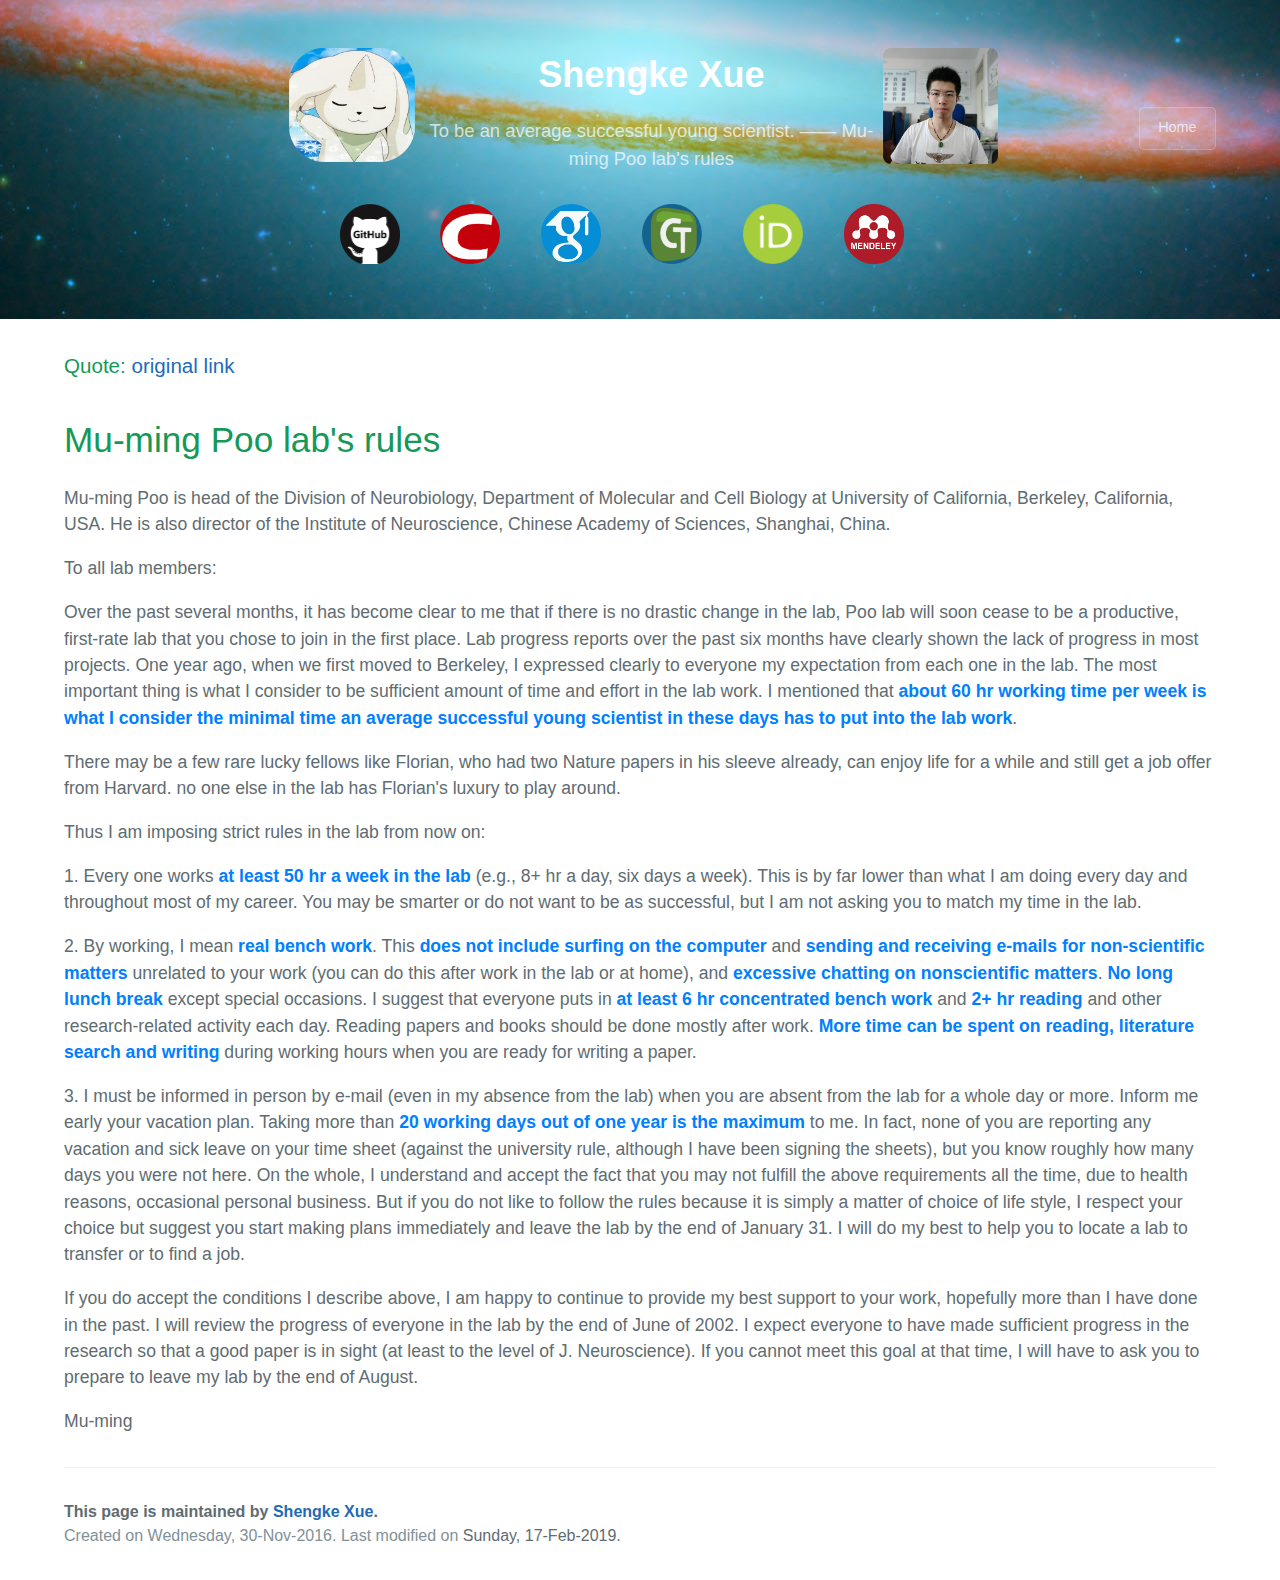
<file: labrule.html>
<!DOCTYPE html>

<html lang="en-us">
<head>
<meta http-equiv="Content-Type" content="text/html; charset=UTF-8">
    <link rel="shortcut icon" href="./images/favicon.ico" />
    <title>Shengke Xue</title>
    <meta name="viewport" content="width=device-width, initial-scale=1">
    <meta name="theme-color" content="#157878">
    <link rel="stylesheet" href="./index_files/normalize.css">
    <link href="./index_files/css" rel="stylesheet" type="text/css">
    <link rel="stylesheet" href="./index_files/cayman-labrule.css">
  <style id="__web-inspector-hide-shortcut-style__" type="text/css">
.__web-inspector-hide-shortcut__, .__web-inspector-hide-shortcut__ *, .__web-inspector-hidebefore-shortcut__::before, .__web-inspector-hideafter-shortcut__::after
{
    visibility: hidden !important;
}
</style>
	<script type="text/x-mathjax-config">
		MathJax.Hub.Config({
		tex2jax: {
			skipTags: ['script', 'noscript', 'style', 'textarea', 'pre']
		}
		});
		MathJax.Hub.Queue(function() {
			var all = MathJax.Hub.getAllJax(), i;
			for(i = 0; i < all.length; i += 1) {
				all[i].SourceElement().parentNode.className += ' has-jax';
			}
		});
		MathJax.Hub.Config({
			TeX: { equationNumbers: { autoNumber: "AMS" } }
		});
	</script>      
	<script type="text/javascript" src="http://cdn.mathjax.org/mathjax/latest/MathJax.js?config=TeX-AMS-MML_HTMLorMML"> </script>
</head>

<body>
<section class="page-header">
    <table width="100%" border="0">
    <tr>
        <td>
    		<a style="visibility:hidden" href="./index_CN.html" class="btn" title="turn to the Chinese page">&nbsp;中&nbsp;&nbsp;文&nbsp;</a>
    		<a style="visibility:hidden" href="./index.html" class="btn" title="turn to the English page">English</a>
    		<a style="visibility:hidden" class="btn" title="">Invisible</a>
    	</td>  
    	<td align="right" valign="top">
        	<img src="images/head_rect.png" title="Shengke Xue" alt="" width="200" style="max-width:100%;" data-canonical-src="https://placekitten.com/g/300/200/">
    	</td>
        <td align="center">
            <h1 class="project-name">
            Shengke Xue
            </h1>
            <h2 class="project-tagline">
            To be an average successful young scientist. —— Mu-ming Poo lab's rules
            </h2>
        <td align="left" valign="top">
 	       <a href="https://sites.google.com/view/shengkexue" target="_blank"><img src="images/avator.png" title="Shengke Xue" alt="" width="170" style="max-width:100%;" data-canonical-src="https://placekitten.com/g/300/200/"></a>
        </td>
        <td align="right" valign="top">
            <a style="visibility:hidden" class="btn" title="">Invisible</a>
        	<a style="visibility:hidden" href="./index_CN.html" class="btn" title="turn to the Chinese page">&nbsp;中&nbsp;&nbsp;文&nbsp;</a>
        	<a href="./index.html" class="btn" title="back to the home page">&nbsp;Home&nbsp;</a>
        </td>
    </tr>
    </table>


    <a href="https://github.com/xueshengke" target="_blank"><img src="images/github.png" title="GitHub" width="60" height="60"></a>
    &emsp;&emsp;
    <a href="http://blog.csdn.net/xueshengke" target="_blank"><img src="images/csdn.png" title="CSDN" width="60" height="60"></a>
    &emsp;&emsp;
    <a href="https://scholar.google.com/citations?user=n-Z8kN8AAAAJ&hl=zh-CN" target="_blank"><img src="images/scholar.png" title="Google Scholar" width="60" height="60"></a>
    &emsp;&emsp;
    <a href="https://ieee-collabratec.ieee.org/app/p/ShengkeXue" target="_blank"><img src="images/collabratec.png" title="IEEE Collabratec" width="60" height="60"></a>
    &emsp;&emsp;
    <a href="http://orcid.org/0000-0002-9219-488X" target="_blank"><img src="images/orcid.png" title="ORCID" width="60" height="60"></a>    
    &emsp;&emsp;
    <a href="https://www.mendeley.com/profiles/shengke-xue/" target="_blank"><img src="images/mendeley.png" title="Mendeley" width="60" height="60"></a>    
    &emsp;&emsp;
    <!--<img src="images/primalab_logo.png" title="PRIMA Lab" width="60" height="60"></a>-->   
</section>

<section class="main-content">

	<h3>
    Quote: <a href="http://bioman.sjtu.edu.cn/documents/08091002.htm" target="_blank">
    original link
    </a>
    </h3>
    
  <h1>
    <a id="Mu-ming Poo lab's rules" class="anchor" aria-hidden="true"><span class="octicon octicon-link"></span></a>
    Mu-ming Poo lab's rules
    </h1>
<p>   
	Mu-ming Poo is head of the Division of Neurobiology, Department of Molecular and Cell Biology at University of California, Berkeley, California, USA. He is also director of the Institute of Neuroscience, Chinese Academy of Sciences, Shanghai, China.
</p>
<p>
To all lab members:
</p>
<p>
Over the past several months, it has become clear to me that if there is no drastic change in the lab, Poo lab will soon cease to be a productive, first-rate lab that you chose to join in the first place. Lab progress reports over the past six months have clearly shown the lack of progress in most projects. One year ago, when we first moved to Berkeley, I expressed clearly to everyone my expectation from each one in the lab. The most important thing is what I consider to be sufficient amount of time and effort in the lab work. I mentioned that <font color="#0080FF"><strong>about 60 hr working time per week is what I consider the minimal time an average successful young scientist in these days has to put into the lab work</strong></font>. 
</p>
<p>
There may be a few rare lucky fellows like Florian, who had two Nature papers in his sleeve already, can enjoy life for a while and still get a job offer from Harvard. no one else in the lab has Florian's luxury to play around.
</p>
<p>
Thus I am imposing strict rules in the lab from now on:
</p>
<p>
1. Every one works <font color="#0080FF"><strong>at least 50 hr a week in the lab</strong></font> (e.g., 8+ hr a day, six days a week). This is by far lower than what I am doing every day and throughout most of my career. You may be smarter or do not want to be as successful, but I am not asking you to match my time in the lab. </p>
<p>
2. By working, I mean <font color="#0080FF"><strong>real bench work</strong></font>. This <font color="#0080FF"><strong>does not include surfing on the computer</strong></font> and <font color="#0080FF"><strong>sending and receiving e-mails for non-scientific matters</strong></font> unrelated to your work (you can do this after work in the lab or at home), and <font color="#0080FF"><strong>excessive chatting on nonscientific matters</strong></font>. <font color="#0080FF"><strong>No long lunch break</strong></font> except special occasions. I suggest that everyone puts in <font color="#0080FF"><strong>at least 6 hr concentrated bench work</strong></font> and <font color="#0080FF"><strong>2+ hr reading</strong></font> and other research-related activity each day. Reading papers and books should be done mostly after work. <font color="#0080FF"><strong>More time can be spent on reading, literature search and writing</strong></font> during working hours when you are ready for writing a paper. </p>
<p>
3. I must be informed in person by e-mail (even in my absence from the lab) when you are absent from the lab for a whole day or more. Inform me early your vacation plan. Taking more than <font color="#0080FF"><strong>20 working days out of one year is the maximum</strong></font> to me. In fact, none of you are reporting any vacation and sick leave on your time sheet (against the university rule, although I have been signing the sheets), but you know roughly how many days you were not here. On the whole, I understand and accept the fact that you may not fulfill the above requirements all the time, due to health reasons, occasional personal business. But if you do not like to follow the rules because it is simply a matter of choice of life style, I respect your choice but suggest you start making plans immediately and leave the lab by the end of January 31. I will do my best to help you to locate a lab to transfer or to find a job. </p>
<p>
If you do accept the conditions I describe above, I am happy to continue to provide my best support to your work, hopefully more than I have done in the past. I will review the progress of everyone in the lab by the end of June of 2002. I expect everyone to have made sufficient progress in the research so that a good paper is in sight (at least to the level of J. Neuroscience). If you cannot meet this goal at that time, I will have to ask you to prepare to leave my lab by the end of August.
</p>
<p>
Mu-ming
</p>

<footer class="site-footer">

    <span class="site-footer-owner">This page is maintained by <a href="#">Shengke Xue</a>.</span>
	<span class="site-footer-credits">Created on Wednesday, 30-Nov-2016. Last modified on </span>
	<!-- #BeginDate format:wfcEn2 -->Sunday, 17-Feb-2019<!-- #EndDate -->.
    </footer>
    
</section>

</body>
</html>
</file>
<file: index_files/cayman-en.css>
* {
  box-sizing: border-box; }

body {
	padding: 0;
	margin: 0;
	font-family: "Open Sans", "Helvetica Neue", Helvetica, Arial, sans-serif;
	font-size: 16px;
	line-height: 1.5;
	color: #606c71;
}

a {
  color: #1e6bb8;
  text-decoration: none; }
  a:hover {
    text-decoration: underline; }

code.has-jax {font: inherit; font-size: 100%; background: inherit; border: inherit; margin:0; padding:0;}

.btn {
  display: inline-block;
  margin-bottom: 1rem;
  color: rgba(255, 255, 255, 0.7);
  background-color: rgba(255, 255, 255, 0.08);
  border-color: rgba(255, 255, 255, 0.2);
  border-style: solid;
  border-width: 1px;
  border-radius: 0.3rem;
  transition: color 0.2s, background-color 0.2s, border-color 0.2s; }
  .btn:hover {
    color: rgba(255, 255, 255, 0.8);
    text-decoration: none;
    background-color: rgba(255, 255, 255, 0.2);
    border-color: rgba(255, 255, 255, 0.3); }
  .btn + .btn {
    margin-left: 1rem; }
  @media screen and (min-width: 80em) {
    .btn {
      padding: 0.75rem 1rem; } }
  @media screen and (min-width: 40em) and (max-width: 80em) {
    .btn {
      padding: 0.6rem 0.9rem;
      font-size: 0.9rem; } }
  @media screen and (max-width: 40em) {
    .btn {
      display: block;
      width: 100%;
      padding: 0.75rem;
      font-size: 0.9rem; }
      .btn + .btn {
        margin-top: 1rem;
        margin-left: 0; } }

.page-header {
  color: #fff;
  text-align: center;
  background-color: white;
  /* default page */
  /*background-image: linear-gradient(120deg, #155799, #159957);*/
  /* for English page */
  
  background-image: url(../images/backgrounds/background-en.jpg);
  background-position: center 22%;

  /* for Chinese page */

/*   background-image: url(../images/backgrounds/researches.jpg);
  background-position: center 50%;
 */
  }
  @media screen and (min-width: 80em) {
    .page-header {
      padding: 5rem 6rem; } }
  @media screen and (min-width: 40em) and (max-width: 80em) {
    .page-header {
      padding: 3rem 4rem; } }
  @media screen and (max-width: 40em) {
    .page-header {
      padding: 2rem 1rem; } }

.project-name {
  margin-top: 0;
  margin-bottom: 0.1rem; }
  @media screen and (min-width: 80em) {
    .project-name {
      font-size: 3.25rem; } }
  @media screen and (min-width: 40em) and (max-width: 80em) {
    .project-name {
      font-size: 2.25rem; } }
  @media screen and (max-width: 40em) {
    .project-name {
      font-size: 1.75rem; } }

.project-tagline {
  margin-bottom: 2rem;
  font-weight: normal;
  opacity: 0.7; }
  @media screen and (min-width: 80em) {
    .project-tagline {
      font-size: 1.25rem; } }
  @media screen and (min-width: 40em) and (max-width: 80em) {
    .project-tagline {
      font-size: 1.15rem; } }
  @media screen and (max-width: 40em) {
    .project-tagline {
      font-size: 1rem; } }

.main-content {
  word-wrap: break-word; }
  .main-content :first-child {
    margin-top: 0; }
  @media screen and (min-width: 80em) {
    .main-content {
      max-width: 80rem;
      padding: 2rem 6rem;
      margin: 0 auto;
      font-size: 1.1rem; } }
  @media screen and (min-width: 40em) and (max-width: 80em) {
    .main-content {
      padding: 2rem 4rem;
      font-size: 1.1rem; } }
  @media screen and (max-width: 40em) {
    .main-content {
      padding: 2rem 1rem;
      font-size: 1rem; } }
  .main-content img {
    max-width: 100%; }
  .main-content h1,
  .main-content h2,
  .main-content h3,
  .main-content h4,
  .main-content h5,
  .main-content h6 {
    margin-top: 2rem;
    margin-bottom: 1rem;
    font-weight: normal;
    color: #159957; }
  .main-content p {
    margin-bottom: 1em; }
  .main-content code {
    padding: 2px 4px;
    font-family: Consolas, "Liberation Mono", Menlo, Courier, monospace;
    font-size: 0.9rem;
    color: #567482;
    background-color: #f3f6fa;
    border-radius: 0.3rem; }
  .main-content pre {
    padding: 0.8rem;
    margin-top: 0;
    margin-bottom: 1rem;
    font: 1rem Consolas, "Liberation Mono", Menlo, Courier, monospace;
    color: #567482;
    word-wrap: normal;
    background-color: #f3f6fa;
    border: solid 1px #dce6f0;
    border-radius: 0.3rem; }
    .main-content pre > code {
      padding: 0;
      margin: 0;
      font-size: 0.9rem;
      color: #567482;
      word-break: normal;
      white-space: pre;
      background: transparent;
      border: 0; }
  .main-content .highlight {
    margin-bottom: 1rem; }
    .main-content .highlight pre {
      margin-bottom: 0;
      word-break: normal; }
  .main-content .highlight pre,
  .main-content pre {
    padding: 0.8rem;
    overflow: auto;
    font-size: 0.9rem;
    line-height: 1.45;
    border-radius: 0.3rem;
    -webkit-overflow-scrolling: touch; }
  .main-content pre code,
  .main-content pre tt {
    display: inline;
    max-width: initial;
    padding: 0;
    margin: 0;
    overflow: initial;
    line-height: inherit;
    word-wrap: normal;
    background-color: transparent;
    border: 0; }
    .main-content pre code:before, .main-content pre code:after,
    .main-content pre tt:before,
    .main-content pre tt:after {
      content: normal; }
  .main-content ul,
  .main-content ol {
    margin-top: 0; }
  .main-content blockquote {
    padding: 0 1rem;
    margin-left: 0;
    color: #819198;
    border-left: 0.3rem solid #dce6f0; }
    .main-content blockquote > :first-child {
      margin-top: 0; }
    .main-content blockquote > :last-child {
      margin-bottom: 0; }
  .main-content table {
	display: block;
	width: 100%;
	overflow: auto;
	word-break: normal;
	word-break: keep-all;
	-webkit-overflow-scrolling: touch;
	border: 0;
}
    .main-content table th {
      font-weight: bold; }
    .main-content table th,
    .main-content table td {
      padding: 0.5rem 1rem;
      border: 0px solid #e9ebec; }
  .main-content dl {
    padding: 0; }
    .main-content dl dt {
      padding: 0;
      margin-top: 1rem;
      font-size: 1rem;
      font-weight: bold; }
    .main-content dl dd {
      padding: 0;
      margin-bottom: 1rem; }
  .main-content hr {
	height: 1px;
	padding: 0;
	margin: 1rem 0;
	background-color: #eff0f1;
}

.site-footer {
  padding-top: 2rem;
  margin-top: 2rem;
  border-top: solid 1px #eff0f1; }
  @media screen and (min-width: 80em) {
    .site-footer {
      font-size: 1rem; } }
  @media screen and (min-width: 40em) and (max-width: 80em) {
    .site-footer {
      font-size: 1rem; } }
  @media screen and (max-width: 40em) {
    .site-footer {
      font-size: 0.9rem; } }

.site-footer-owner {
  display: block;
  font-weight: bold; }

.site-footer-credits {
  color: #819198; }
</file>
<file: index_files/cayman-cn.css>
* {
  box-sizing: border-box; }

body {
	padding: 0;
	margin: 0;
	font-family: "Open Sans", "Helvetica Neue", Helvetica, Arial, sans-serif;
	font-size: 16px;
	line-height: 1.5;
	color: #606c71;
}

a {
  color: #1e6bb8;
  text-decoration: none; }
  a:hover {
    text-decoration: underline; }

code.has-jax {font: inherit; font-size: 100%; background: inherit; border: inherit; margin:0; padding:0;}

.btn {
  display: inline-block;
  margin-bottom: 1rem;
  color: rgba(255, 255, 255, 0.7);
  background-color: rgba(255, 255, 255, 0.08);
  border-color: rgba(255, 255, 255, 0.2);
  border-style: solid;
  border-width: 1px;
  border-radius: 0.3rem;
  transition: color 0.2s, background-color 0.2s, border-color 0.2s; }
  .btn:hover {
    color: rgba(255, 255, 255, 0.8);
    text-decoration: none;
    background-color: rgba(255, 255, 255, 0.2);
    border-color: rgba(255, 255, 255, 0.3); }
  .btn + .btn {
    margin-left: 1rem; }
  @media screen and (min-width: 80em) {
    .btn {
      padding: 0.75rem 1rem; } }
  @media screen and (min-width: 40em) and (max-width: 80em) {
    .btn {
      padding: 0.6rem 0.9rem;
      font-size: 0.9rem; } }
  @media screen and (max-width: 40em) {
    .btn {
      display: block;
      width: 100%;
      padding: 0.75rem;
      font-size: 0.9rem; }
      .btn + .btn {
        margin-top: 1rem;
        margin-left: 0; } }

.page-header {
  color: #fff;
  text-align: center;
  background-color: white;
  /* default page */
  /*background-image: linear-gradient(120deg, #155799, #159957);*/
  /* for English page */
/*
  background-image: url(../images/background-1.jpg);
  background-position: center 22%;
*/
  /* for Chinese page */
  background-image: url(../images/backgrounds/background-cn.jpg);
  background-position: center 70%;

  }
  @media screen and (min-width: 80em) {
    .page-header {
      padding: 5rem 6rem; } }
  @media screen and (min-width: 40em) and (max-width: 80em) {
    .page-header {
      padding: 3rem 4rem; } }
  @media screen and (max-width: 40em) {
    .page-header {
      padding: 2rem 1rem; } }

.project-name {
  margin-top: 0;
  margin-bottom: 0.1rem; }
  @media screen and (min-width: 80em) {
    .project-name {
      font-size: 3.25rem; } }
  @media screen and (min-width: 40em) and (max-width: 80em) {
    .project-name {
      font-size: 2.25rem; } }
  @media screen and (max-width: 40em) {
    .project-name {
      font-size: 1.75rem; } }

.project-tagline {
  margin-bottom: 2rem;
  font-weight: normal;
  opacity: 0.7; }
  @media screen and (min-width: 80em) {
    .project-tagline {
      font-size: 1.25rem; } }
  @media screen and (min-width: 40em) and (max-width: 80em) {
    .project-tagline {
      font-size: 1.15rem; } }
  @media screen and (max-width: 40em) {
    .project-tagline {
      font-size: 1rem; } }

.main-content {
  word-wrap: break-word; }
  .main-content :first-child {
    margin-top: 0; }
  @media screen and (min-width: 80em) {
    .main-content {
      max-width: 80rem;
      padding: 2rem 6rem;
      margin: 0 auto;
      font-size: 1.1rem; } }
  @media screen and (min-width: 40em) and (max-width: 80em) {
    .main-content {
      padding: 2rem 4rem;
      font-size: 1.1rem; } }
  @media screen and (max-width: 40em) {
    .main-content {
      padding: 2rem 1rem;
      font-size: 1rem; } }
  .main-content img {
    max-width: 100%; }
  .main-content h1,
  .main-content h2,
  .main-content h3,
  .main-content h4,
  .main-content h5,
  .main-content h6 {
    margin-top: 2rem;
    margin-bottom: 1rem;
    font-weight: normal;
    color: #159957; }
  .main-content p {
    margin-bottom: 1em; }
  .main-content code {
    padding: 2px 4px;
    font-family: Consolas, "Liberation Mono", Menlo, Courier, monospace;
    font-size: 0.9rem;
    color: #567482;
    background-color: #f3f6fa;
    border-radius: 0.3rem; }
  .main-content pre {
    padding: 0.8rem;
    margin-top: 0;
    margin-bottom: 1rem;
    font: 1rem Consolas, "Liberation Mono", Menlo, Courier, monospace;
    color: #567482;
    word-wrap: normal;
    background-color: #f3f6fa;
    border: solid 1px #dce6f0;
    border-radius: 0.3rem; }
    .main-content pre > code {
      padding: 0;
      margin: 0;
      font-size: 0.9rem;
      color: #567482;
      word-break: normal;
      white-space: pre;
      background: transparent;
      border: 0; }
  .main-content .highlight {
    margin-bottom: 1rem; }
    .main-content .highlight pre {
      margin-bottom: 0;
      word-break: normal; }
  .main-content .highlight pre,
  .main-content pre {
    padding: 0.8rem;
    overflow: auto;
    font-size: 0.9rem;
    line-height: 1.45;
    border-radius: 0.3rem;
    -webkit-overflow-scrolling: touch; }
  .main-content pre code,
  .main-content pre tt {
    display: inline;
    max-width: initial;
    padding: 0;
    margin: 0;
    overflow: initial;
    line-height: inherit;
    word-wrap: normal;
    background-color: transparent;
    border: 0; }
    .main-content pre code:before, .main-content pre code:after,
    .main-content pre tt:before,
    .main-content pre tt:after {
      content: normal; }
  .main-content ul,
  .main-content ol {
    margin-top: 0; }
  .main-content blockquote {
    padding: 0 1rem;
    margin-left: 0;
    color: #819198;
    border-left: 0.3rem solid #dce6f0; }
    .main-content blockquote > :first-child {
      margin-top: 0; }
    .main-content blockquote > :last-child {
      margin-bottom: 0; }
  .main-content table {
	display: block;
	width: 100%;
	overflow: auto;
	word-break: normal;
	word-break: keep-all;
	-webkit-overflow-scrolling: touch;
	border: 0;
}
    .main-content table th {
      font-weight: bold; }
    .main-content table th,
    .main-content table td {
      padding: 0.5rem 1rem;
      border: 0px solid #e9ebec; }
  .main-content dl {
    padding: 0; }
    .main-content dl dt {
      padding: 0;
      margin-top: 1rem;
      font-size: 1rem;
      font-weight: bold; }
    .main-content dl dd {
      padding: 0;
      margin-bottom: 1rem; }
  .main-content hr {
	height: 1px;
	padding: 0;
	margin: 1rem 0;
	background-color: #eff0f1;
}

.site-footer {
  padding-top: 2rem;
  margin-top: 2rem;
  border-top: solid 1px #eff0f1; }
  @media screen and (min-width: 80em) {
    .site-footer {
      font-size: 1rem; } }
  @media screen and (min-width: 40em) and (max-width: 80em) {
    .site-footer {
      font-size: 1rem; } }
  @media screen and (max-width: 40em) {
    .site-footer {
      font-size: 0.9rem; } }

.site-footer-owner {
  display: block;
  font-weight: bold; }

.site-footer-credits {
  color: #819198; }
</file>
<file: index_files/cayman-labrule.css>
* {
  box-sizing: border-box; }

body {
	padding: 0;
	margin: 0;
	font-family: "Open Sans", "Helvetica Neue", Helvetica, Arial, sans-serif;
	font-size: 16px;
	line-height: 1.5;
	color: #606c71;
}

a {
  color: #1e6bb8;
  text-decoration: none; }
  a:hover {
    text-decoration: underline; }

code.has-jax {font: inherit; font-size: 100%; background: inherit; border: inherit; margin:0; padding:0;}

.btn {
  display: inline-block;
  margin-bottom: 1rem;
  color: rgba(255, 255, 255, 0.7);
  background-color: rgba(255, 255, 255, 0.08);
  border-color: rgba(255, 255, 255, 0.2);
  border-style: solid;
  border-width: 1px;
  border-radius: 0.3rem;
  transition: color 0.2s, background-color 0.2s, border-color 0.2s; }
  .btn:hover {
    color: rgba(255, 255, 255, 0.8);
    text-decoration: none;
    background-color: rgba(255, 255, 255, 0.2);
    border-color: rgba(255, 255, 255, 0.3); }
  .btn + .btn {
    margin-left: 1rem; }
  @media screen and (min-width: 80em) {
    .btn {
      padding: 0.75rem 1rem; } }
  @media screen and (min-width: 40em) and (max-width: 80em) {
    .btn {
      padding: 0.6rem 0.9rem;
      font-size: 0.9rem; } }
  @media screen and (max-width: 40em) {
    .btn {
      display: block;
      width: 100%;
      padding: 0.75rem;
      font-size: 0.9rem; }
      .btn + .btn {
        margin-top: 1rem;
        margin-left: 0; } }

.page-header {
  color: #fff;
  text-align: center;
  background-color: white;
  /* default page */
  /*background-image: linear-gradient(120deg, #155799, #159957);*/
  /* for English page */
  
/*   background-image: url(../images/backgrounds/background-en.jpg);
  background-position: center 22%;
 */
  /* for Chinese page */

  background-image: url(../images/backgrounds/labrule.jpg);
  background-position: center 60%;

  }
  @media screen and (min-width: 80em) {
    .page-header {
      padding: 5rem 6rem; } }
  @media screen and (min-width: 40em) and (max-width: 80em) {
    .page-header {
      padding: 3rem 4rem; } }
  @media screen and (max-width: 40em) {
    .page-header {
      padding: 2rem 1rem; } }

.project-name {
  margin-top: 0;
  margin-bottom: 0.1rem; }
  @media screen and (min-width: 80em) {
    .project-name {
      font-size: 3.25rem; } }
  @media screen and (min-width: 40em) and (max-width: 80em) {
    .project-name {
      font-size: 2.25rem; } }
  @media screen and (max-width: 40em) {
    .project-name {
      font-size: 1.75rem; } }

.project-tagline {
  margin-bottom: 2rem;
  font-weight: normal;
  opacity: 0.7; }
  @media screen and (min-width: 80em) {
    .project-tagline {
      font-size: 1.25rem; } }
  @media screen and (min-width: 40em) and (max-width: 80em) {
    .project-tagline {
      font-size: 1.15rem; } }
  @media screen and (max-width: 40em) {
    .project-tagline {
      font-size: 1rem; } }

.main-content {
  word-wrap: break-word; }
  .main-content :first-child {
    margin-top: 0; }
  @media screen and (min-width: 80em) {
    .main-content {
      max-width: 80rem;
      padding: 2rem 6rem;
      margin: 0 auto;
      font-size: 1.1rem; } }
  @media screen and (min-width: 40em) and (max-width: 80em) {
    .main-content {
      padding: 2rem 4rem;
      font-size: 1.1rem; } }
  @media screen and (max-width: 40em) {
    .main-content {
      padding: 2rem 1rem;
      font-size: 1rem; } }
  .main-content img {
    max-width: 100%; }
  .main-content h1,
  .main-content h2,
  .main-content h3,
  .main-content h4,
  .main-content h5,
  .main-content h6 {
    margin-top: 2rem;
    margin-bottom: 1rem;
    font-weight: normal;
    color: #159957; }
  .main-content p {
    margin-bottom: 1em; }
  .main-content code {
    padding: 2px 4px;
    font-family: Consolas, "Liberation Mono", Menlo, Courier, monospace;
    font-size: 0.9rem;
    color: #567482;
    background-color: #f3f6fa;
    border-radius: 0.3rem; }
  .main-content pre {
    padding: 0.8rem;
    margin-top: 0;
    margin-bottom: 1rem;
    font: 1rem Consolas, "Liberation Mono", Menlo, Courier, monospace;
    color: #567482;
    word-wrap: normal;
    background-color: #f3f6fa;
    border: solid 1px #dce6f0;
    border-radius: 0.3rem; }
    .main-content pre > code {
      padding: 0;
      margin: 0;
      font-size: 0.9rem;
      color: #567482;
      word-break: normal;
      white-space: pre;
      background: transparent;
      border: 0; }
  .main-content .highlight {
    margin-bottom: 1rem; }
    .main-content .highlight pre {
      margin-bottom: 0;
      word-break: normal; }
  .main-content .highlight pre,
  .main-content pre {
    padding: 0.8rem;
    overflow: auto;
    font-size: 0.9rem;
    line-height: 1.45;
    border-radius: 0.3rem;
    -webkit-overflow-scrolling: touch; }
  .main-content pre code,
  .main-content pre tt {
    display: inline;
    max-width: initial;
    padding: 0;
    margin: 0;
    overflow: initial;
    line-height: inherit;
    word-wrap: normal;
    background-color: transparent;
    border: 0; }
    .main-content pre code:before, .main-content pre code:after,
    .main-content pre tt:before,
    .main-content pre tt:after {
      content: normal; }
  .main-content ul,
  .main-content ol {
    margin-top: 0; }
  .main-content blockquote {
    padding: 0 1rem;
    margin-left: 0;
    color: #819198;
    border-left: 0.3rem solid #dce6f0; }
    .main-content blockquote > :first-child {
      margin-top: 0; }
    .main-content blockquote > :last-child {
      margin-bottom: 0; }
  .main-content table {
	display: block;
	width: 100%;
	overflow: auto;
	word-break: normal;
	word-break: keep-all;
	-webkit-overflow-scrolling: touch;
	border: 0;
}
    .main-content table th {
      font-weight: bold; }
    .main-content table th,
    .main-content table td {
      padding: 0.5rem 1rem;
      border: 0px solid #e9ebec; }
  .main-content dl {
    padding: 0; }
    .main-content dl dt {
      padding: 0;
      margin-top: 1rem;
      font-size: 1rem;
      font-weight: bold; }
    .main-content dl dd {
      padding: 0;
      margin-bottom: 1rem; }
  .main-content hr {
	height: 1px;
	padding: 0;
	margin: 1rem 0;
	background-color: #eff0f1;
}

.site-footer {
  padding-top: 2rem;
  margin-top: 2rem;
  border-top: solid 1px #eff0f1; }
  @media screen and (min-width: 80em) {
    .site-footer {
      font-size: 1rem; } }
  @media screen and (min-width: 40em) and (max-width: 80em) {
    .site-footer {
      font-size: 1rem; } }
  @media screen and (max-width: 40em) {
    .site-footer {
      font-size: 0.9rem; } }

.site-footer-owner {
  display: block;
  font-weight: bold; }

.site-footer-credits {
  color: #819198; }
</file>
